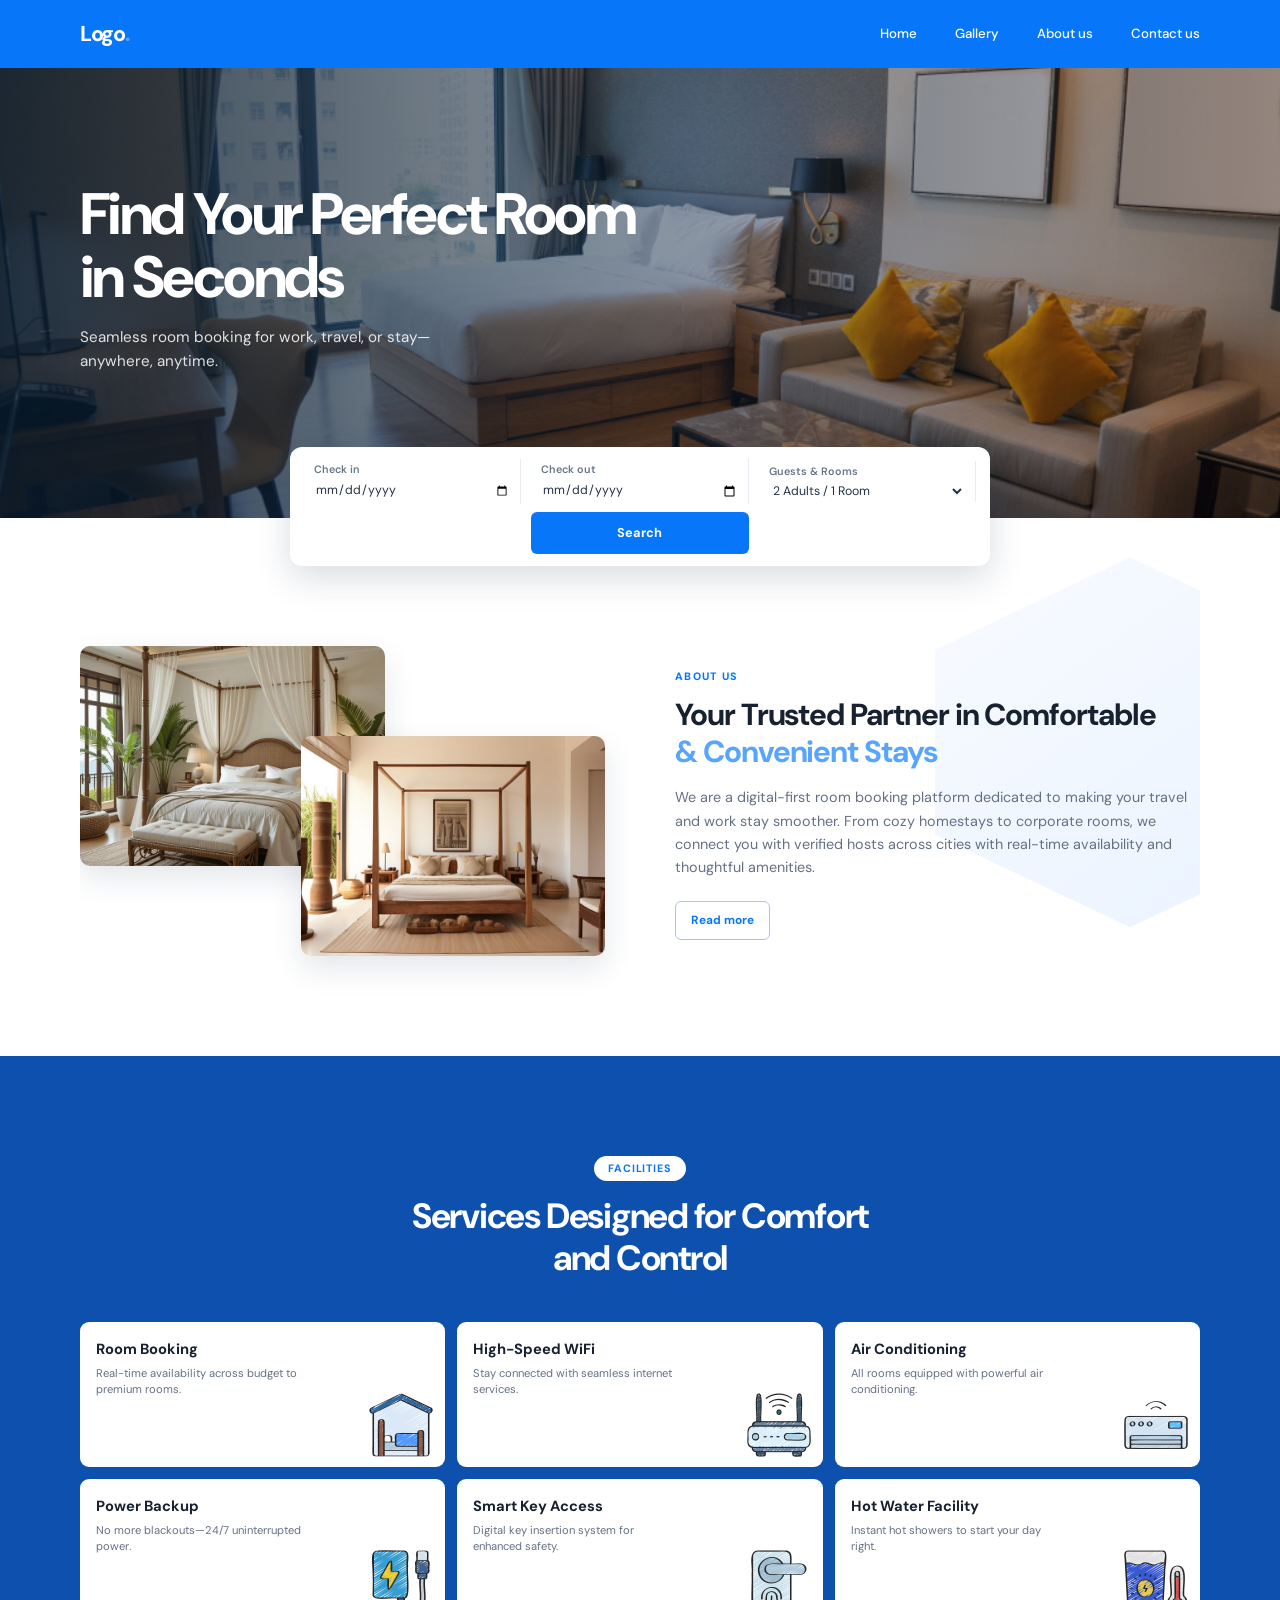
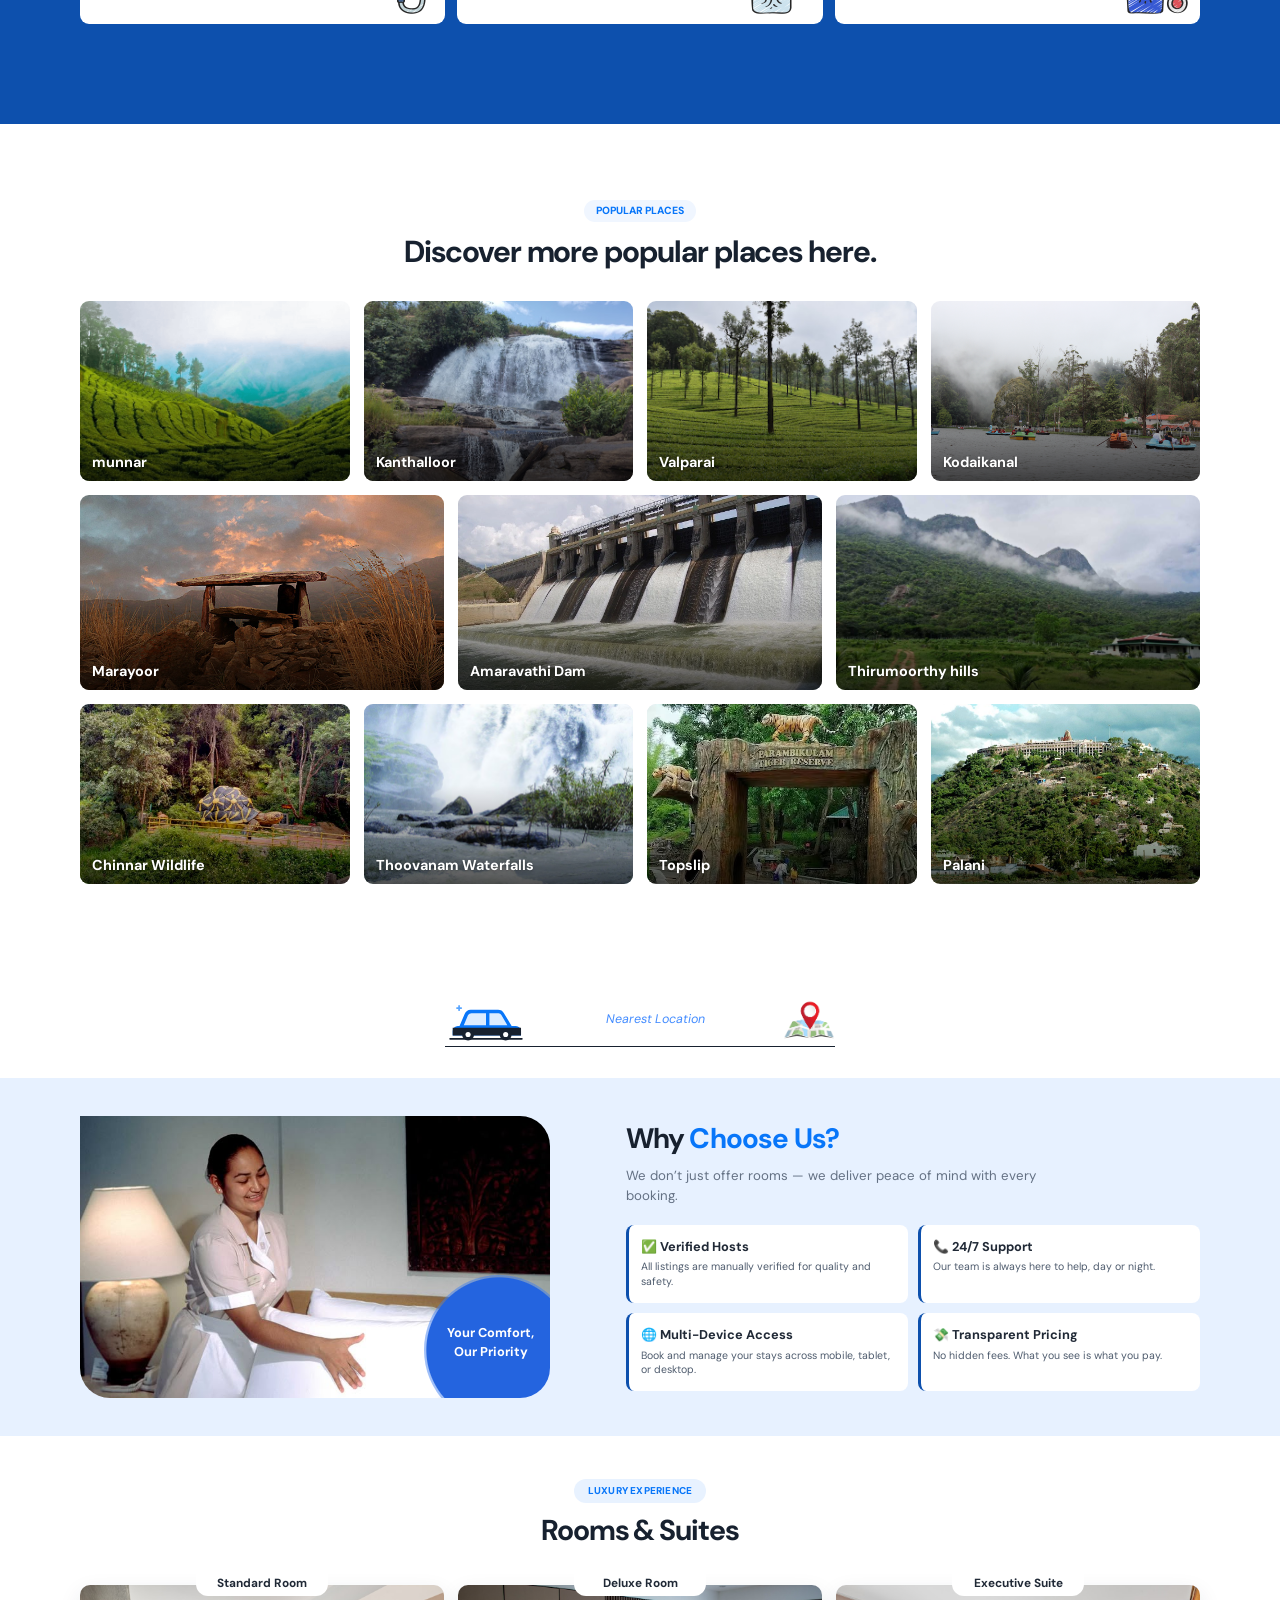
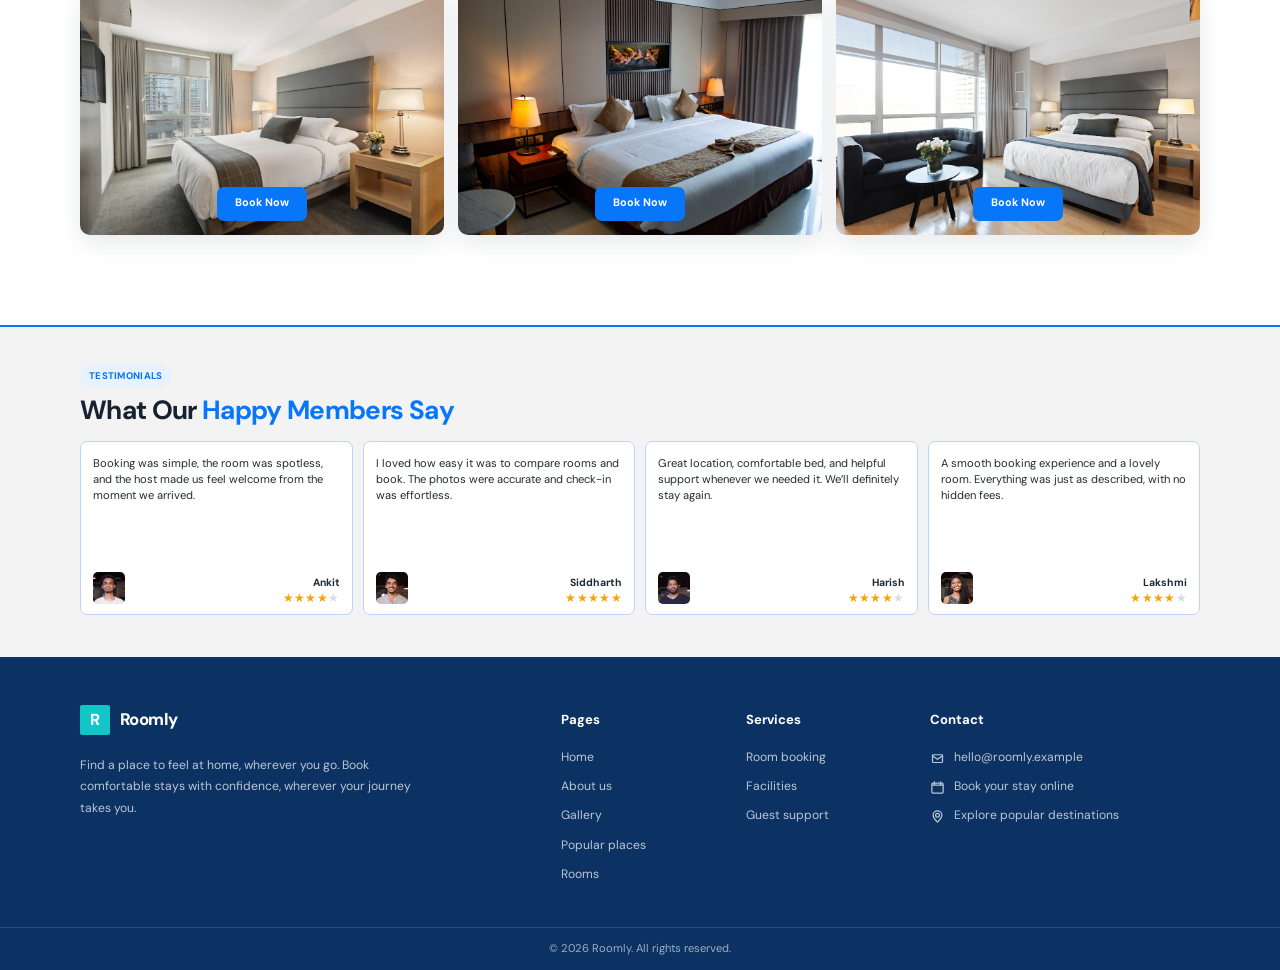
<file: index.html>
<!DOCTYPE html>
<html lang="en">
<head>
    <meta charset="UTF-8">
    <meta name="viewport" content="width=device-width, initial-scale=1.0">
    <meta name="description" content="Find and book comfortable rooms for your next stay.">
    <title>Room Booking — Find Your Perfect Room</title>
    <link rel="preconnect" href="https://fonts.googleapis.com">
    <link rel="preconnect" href="https://fonts.gstatic.com" crossorigin>
    <link href="https://fonts.googleapis.com/css2?family=DM+Sans:wght@400;500;600;700;800&display=swap" rel="stylesheet">
    <link rel="stylesheet" href="style.css">
    <script src="script.js" defer></script>
</head>
<body>
    <header class="site-header">
        <nav class="navigation container" aria-label="Main navigation">
            <a class="brand" href="#home" aria-label="Roomly home">Logo<span>.</span></a>
            <button class="menu-toggle" type="button" aria-expanded="false" aria-controls="primary-menu" aria-label="Toggle navigation">
                <span></span><span></span><span></span>
            </button>
            <ul class="nav-links" id="primary-menu">
                <li><a href="#home">Home</a></li>
                <li><a href="gallery.html">Gallery</a></li>
                <li><a href="about.html">About us</a></li>
                <li><a href="contact.html">Contact us</a></li>
            </ul>
        </nav>
    </header>

    <main>
        <section class="hero" id="home">
            <div class="hero-shade"></div>
            <div class="hero-content container">
                <h1>Find Your Perfect Room<br>in Seconds</h1>
                <p>Seamless room booking for work, travel, or stay—<br class="desktop-break"> anywhere, anytime.</p>
            </div>
            <form class="booking-form" id="booking-form">
                <label class="booking-field">
                    <span>Check in</span>
                    <input type="date" name="checkin" id="checkin" required aria-label="Check-in date">
                </label>
                <label class="booking-field">
                    <span>Check out</span>
                    <input type="date" name="checkout" id="checkout" required aria-label="Check-out date">
                </label>
                <label class="booking-field guest-field">
                    <span>Guests &amp; Rooms</span>
                    <select name="guests" id="guests" aria-label="Guests and rooms">
                        <option value="2">2 Adults / 1 Room</option>
                        <option value="1">1 Adult / 1 Room</option>
                        <option value="3">3 Adults / 1 Room</option>
                        <option value="4">4 Adults / 2 Rooms</option>
                    </select>
                </label>
                <button class="button button-search" type="submit">Search</button>
                <p class="booking-message" id="booking-message" role="status" aria-live="polite"></p>
            </form>
        </section>

        <section class="about section container" id="about">
            <div class="about-gallery" aria-label="A look inside our comfortable rooms">
                <img class="gallery-image gallery-image-one" src="Assets/hero 2.jpg" alt="Bright guest room with a comfortable bed">
                <img class="gallery-image gallery-image-two" src="Assets/hero 3.jpg" alt="Warm, thoughtfully designed hotel interior">
                <!-- <span class="gallery-badge"><strong>4.9</strong><span>Guest rating</span></span> -->
            </div>
            <div class="about-copy">
                <span class="eyebrow">ABOUT US</span>
                <h2>Your Trusted Partner in Comfortable<br><span>&amp; Convenient Stays</span></h2>
                <p>We are a digital-first room booking platform dedicated to making your travel and work stay smoother. From cozy homestays to corporate rooms, we connect you with verified hosts across cities with real-time availability and thoughtful amenities.</p>
                <a class="button button-outline" href="#services">Read more</a>
            </div>
        </section>

        <section class="services section" id="services">
            <div class="container">
                <div class="section-heading section-heading-light">
                    <h4>FACILITIES</h4>
                    <h2>Services Designed for Comfort<br>and Control</h2>
                </div>
                <div class="service-grid">
                    <article class="service-card">
                        <h3>Room Booking</h3>
                        <p>Real-time availability across budget to premium rooms.</p>
                        <img src="Assets/facilities 1.png" alt="" aria-hidden="true">
                    </article>
                    <article class="service-card">
                        <h3>High-Speed WiFi</h3>
                        <p>Stay connected with seamless internet services.</p>
                        <img src="Assets/facilities 2.png" alt="" aria-hidden="true">
                    </article>
                    <article class="service-card">
                        <h3>Air Conditioning</h3>
                        <p>All rooms equipped with powerful air conditioning.</p>
                        <img src="Assets/facilities 3.png" alt="" aria-hidden="true">
                    </article>
                    <article class="service-card">
                        <h3>Power Backup</h3>
                        <p>No more blackouts—24/7 uninterrupted power.</p>
                        <img src="Assets/facilities 4.png" alt="" aria-hidden="true">
                    </article>
                    <article class="service-card">
                        <h3>Smart Key Access</h3>
                        <p>Digital key insertion system for enhanced safety.</p>
                        <img src="Assets/facilities 5.png" alt="" aria-hidden="true">
                    </article>
                    <article class="service-card">
                        <h3>Hot Water Facility</h3>
                        <p>Instant hot showers to start your day right.</p>
                        <img src="Assets/facilities 6.png" alt="" aria-hidden="true">
                    </article>
                </div>
            </div>
        </section>

        <section class="popular-places section container" id="places">
            <div class="section-heading">
                <span class="eyebrow">POPULAR PLACES</span>
                <h2>Discover more popular places here.</h2>
            </div>
            <div class="places-grid">
                <article class="place-card">
                    <img src="Assets/munnar.png" alt="Tea plantations in Munnar" loading="lazy">
                    <h3>munnar</h3>
                </article>
                <article class="place-card">
                    <img src="Assets/kanthalloor.png" alt="Waterfall in Kanthalloor" loading="lazy">
                    <h3>Kanthalloor</h3>
                </article>
                <article class="place-card">
                    <img src="Assets/valparai.png" alt="Tea gardens in Valparai" loading="lazy">
                    <h3>Valparai</h3>
                </article>
                <article class="place-card">
                    <img src="Assets/kodaikanal.png" alt="Kodaikanal lake and hills" loading="lazy">
                    <h3>Kodaikanal</h3>
                </article>
                <article class="place-card">
                    <img src="Assets/marayoor.png" alt="Sunset in Marayoor" loading="lazy">
                    <h3>Marayoor</h3>
                </article>
                <article class="place-card">
                    <img src="Assets/amaravathi dam.png" alt="Water flowing through Amaravathi Dam" loading="lazy">
                    <h3>Amaravathi Dam</h3>
                </article>
                <article class="place-card">
                    <img src="Assets/thirumoorthy hills.png" alt="Green mountains in Thirumoorthy Hills" loading="lazy">
                    <h3>Thirumoorthy hills</h3>
                </article>
                <article class="place-card">
                    <img src="Assets/chinnar wildlife.png" alt="Wildlife at Chinnar Wildlife Sanctuary" loading="lazy">
                    <h3>Chinnar Wildlife</h3>
                </article>
                <article class="place-card">
                    <img src="Assets/thoovanam waterfalls.png" alt="Thoovanam Waterfalls" loading="lazy">
                    <h3>Thoovanam Waterfalls</h3>
                </article>
                <article class="place-card">
                    <img src="Assets/topslip.png" alt="Topslip forest reserve" loading="lazy">
                    <h3>Topslip</h3>
                </article>
                <article class="place-card">
                    <img src="Assets/palani.png" alt="Palani town and hills" loading="lazy">
                    <h3>Palani</h3>
                </article>
            </div>
        </section>

        <section class="location-strip" aria-label="Find your nearest location">
            <div class="location-route container">
                <svg class="location-car" viewBox="0 0 96 52" role="img" aria-label="Car">
                    <path d="M17 33 23 19a8 8 0 0 1 7-5h32a8 8 0 0 1 7 4l9 15h5a6 6 0 0 1 6 6v5H9v-5a6 6 0 0 1 6-6h2Z" fill="#0876f9"/>
                    <path d="m27 20-5 12h26V18H31a5 5 0 0 0-4 2Zm25-2v14h21l-7-12a4 4 0 0 0-4-2H52Z" fill="#dcecff"/>
                    <path d="M9 35h80v9H9z" fill="#17212f"/>
                    <circle cx="27" cy="43" r="7" fill="#17212f"/><circle cx="27" cy="43" r="3" fill="#fff"/>
                    <circle cx="71" cy="43" r="7" fill="#17212f"/><circle cx="71" cy="43" r="3" fill="#fff"/>
                    <path d="M6 48h84" stroke="#17212f" stroke-linecap="round" stroke-width="2"/>
                    <path d="M14 12h5m-2.5-2.5v5" stroke="#58a5ff" stroke-linecap="round" stroke-width="2"/>
                </svg>
                <span>Nearest Location</span>
                <img src="Assets/map.png" alt="Map location marker" loading="lazy">
            </div>
        </section>

        <section class="why-choose" id="why-choose">
            <div class="why-choose-content container">
                <div class="comfort-visual">
                    <img src="Assets/maid.jpg" alt="Room attendant preparing a comfortable guest room" loading="lazy">
                    <div class="comfort-badge">Your Comfort,<br>Our Priority</div>
                </div>
                <div class="why-choose-copy">
                    <h2>Why <span>Choose Us?</span></h2>
                    <p class="why-intro">We don’t just offer rooms — we deliver peace of mind with every booking.</p>
                    <div class="why-cards">
                        <article class="why-card">
                            <h3><span aria-hidden="true">✅</span> Verified Hosts</h3>
                            <p>All listings are manually verified for quality and safety.</p>
                        </article>
                        <article class="why-card">
                            <h3><span aria-hidden="true">📞</span> 24/7 Support</h3>
                            <p>Our team is always here to help, day or night.</p>
                        </article>
                        <article class="why-card">
                            <h3><span aria-hidden="true">🌐</span> Multi-Device Access</h3>
                            <p>Book and manage your stays across mobile, tablet, or desktop.</p>
                        </article>
                        <article class="why-card">
                            <h3><span aria-hidden="true">💸</span> Transparent Pricing</h3>
                            <p>No hidden fees. What you see is what you pay.</p>
                        </article>
                    </div>
                </div>
            </div>
        </section>

        <section class="room-suites section container" id="rooms">
            <div class="section-heading">
                <span class="eyebrow">LUXURY EXPERIENCE</span>
                <h2>Rooms &amp; Suites</h2>
            </div>
            <div class="suite-grid">
                <article class="suite-card">
                    <h3>Standard Room</h3>
                    <img src="Assets/suite 1.jpg" alt="Bright standard room with a king bed" loading="lazy">
                    <a class="suite-book-button" href="#booking-form">Book Now</a>
                </article>
                <article class="suite-card">
                    <h3>Deluxe Room</h3>
                    <img src="Assets/suite 2.jpg" alt="Deluxe room with a warmly lit king bed" loading="lazy">
                    <a class="suite-book-button" href="#booking-form">Book Now</a>
                </article>
                <article class="suite-card">
                    <h3>Executive Suite</h3>
                    <img src="Assets/suite 3.jpg" alt="Executive suite with a sitting area and king bed" loading="lazy">
                    <a class="suite-book-button" href="#booking-form">Book Now</a>
                </article>
            </div>
        </section>

        <section class="testimonials" id="testimonials">
            <div class="container">
                <div class="testimonials-heading">
                    <span class="eyebrow">TESTIMONIALS</span>
                    <h2>What Our <span>Happy Members Say</span></h2>
                </div>
                <div class="testimonial-grid">
                    <article class="testimonial-card">
                        <p class="testimonial-quote">Booking was simple, the room was spotless, and the host made us feel welcome from the moment we arrived.</p>
                        <div class="testimonial-member">
                            <img src="Assets/ankit.jpg" alt="" loading="lazy">
                            <div class="member-details">
                                <h3>Ankit</h3>
                                <span class="member-rating" aria-label="4 out of 5 stars"><span>★★★★</span><span class="muted-star">★</span></span>
                            </div>
                        </div>
                    </article>
                    <article class="testimonial-card testimonial-card-featured">
                        <p class="testimonial-quote">I loved how easy it was to compare rooms and book. The photos were accurate and check-in was effortless.</p>
                        <div class="testimonial-member">
                            <img src="Assets/sidharth.jpg" alt="" loading="lazy">
                            <div class="member-details">
                                <h3>Siddharth</h3>
                                <span class="member-rating" aria-label="5 out of 5 stars"><span>★★★★★</span></span>
                            </div>
                        </div>
                    </article>
                    <article class="testimonial-card">
                        <p class="testimonial-quote">Great location, comfortable bed, and helpful support whenever we needed it. We’ll definitely stay again.</p>
                        <div class="testimonial-member">
                            <img src="Assets/harish.jpg" alt="" loading="lazy">
                            <div class="member-details">
                                <h3>Harish</h3>
                                <span class="member-rating" aria-label="4 out of 5 stars"><span>★★★★</span><span class="muted-star">★</span></span>
                            </div>
                        </div>
                    </article>
                    <article class="testimonial-card">
                        <p class="testimonial-quote">A smooth booking experience and a lovely room. Everything was just as described, with no hidden fees.</p>
                        <div class="testimonial-member">
                            <img src="Assets/lakshmi.jpg" alt="" loading="lazy">
                            <div class="member-details">
                                <h3>Lakshmi</h3>
                                <span class="member-rating" aria-label="4 out of 5 stars"><span>★★★★</span><span class="muted-star">★</span></span>
                            </div>
                        </div>
                    </article>
                </div>
            </div>
        </section>
    </main>

    <footer class="footer" id="contact">
        <div class="container footer-content">
            <div class="footer-brand">
                <a class="brand brand-footer" href="#home">
                    <span class="footer-mark" aria-hidden="true">R</span>
                    <span class="footer-wordmark">Roomly</span>
                </a>
                <p>Find a place to feel at home, wherever you go. Book comfortable stays with confidence, wherever your journey takes you.</p>
            </div>
            <nav class="footer-column" aria-label="Footer pages">
                <h2>Pages</h2>
                <ul>
                    <li><a href="#home">Home</a></li>
                    <li><a href="#about">About us</a></li>
                    <li><a href="gallery.html">Gallery</a></li>
                    <li><a href="#places">Popular places</a></li>
                    <li><a href="#rooms">Rooms</a></li>
                </ul>
            </nav>
            <nav class="footer-column" aria-label="Footer services">
                <h2>Services</h2>
                <ul>
                    <li><a href="#booking-form">Room booking</a></li>
                    <li><a href="#services">Facilities</a></li>
                    <li><a href="#why-choose">Guest support</a></li>
                </ul>
            </nav>
            <div class="footer-column footer-contact">
                <h2>Contact</h2>
                <ul>
                    <li>
                        <svg viewBox="0 0 24 24" aria-hidden="true" focusable="false"><path d="M3 6.75A1.75 1.75 0 0 1 4.75 5h14.5A1.75 1.75 0 0 1 21 6.75v10.5A1.75 1.75 0 0 1 19.25 19H4.75A1.75 1.75 0 0 1 3 17.25V6.75Zm2 .15v.32l7 4.9 7-4.9V6.9H5Zm14 2.76-6.43 4.5a1 1 0 0 1-1.14 0L5 9.66v7.59c0 .14.11.25.25.25h13.5c.14 0 .25-.11.25-.25V9.66Z"/></svg>
                        <a href="mailto:hello@roomly.example">hello@roomly.example</a>
                    </li>
                    <li>
                        <svg viewBox="0 0 24 24" aria-hidden="true" focusable="false"><path d="M7 2a1 1 0 0 1 1 1v1h8V3a1 1 0 1 1 2 0v1h1.25A2.75 2.75 0 0 1 22 6.75v12.5A2.75 2.75 0 0 1 19.25 22H4.75A2.75 2.75 0 0 1 2 19.25V6.75A2.75 2.75 0 0 1 4.75 4H6V3a1 1 0 0 1 1-1Zm12.25 7H4v10.25c0 .41.34.75.75.75h14.5c.41 0 .75-.34.75-.75V9ZM6 6H4.75a.75.75 0 0 0-.75.75V7h16v-.25a.75.75 0 0 0-.75-.75H18v1a1 1 0 1 1-2 0V6H8v1a1 1 0 0 1-2 0V6Z"/></svg>
                        <a href="#booking-form">Book your stay online</a>
                    </li>
                    <li>
                        <svg viewBox="0 0 24 24" aria-hidden="true" focusable="false"><path d="M12 2a8 8 0 0 0-8 8c0 5.4 7.03 11.36 7.33 11.61a1 1 0 0 0 1.34 0C12.97 21.36 20 15.4 20 10a8 8 0 0 0-8-8Zm0 17.49C9.88 17.56 6 13.33 6 10a6 6 0 1 1 12 0c0 3.33-3.88 7.56-6 9.49ZM12 6a4 4 0 1 0 0 8 4 4 0 0 0 0-8Zm0 6a2 2 0 1 1 0-4 2 2 0 0 1 0 4Z"/></svg>
                        <a href="#places">Explore popular destinations</a>
                    </li>
                </ul>
            </div>
        </div>
        <div class="copyright">© <span id="current-year"></span> Roomly. All rights reserved.</div>
    </footer>
</body>
</html>
</file>
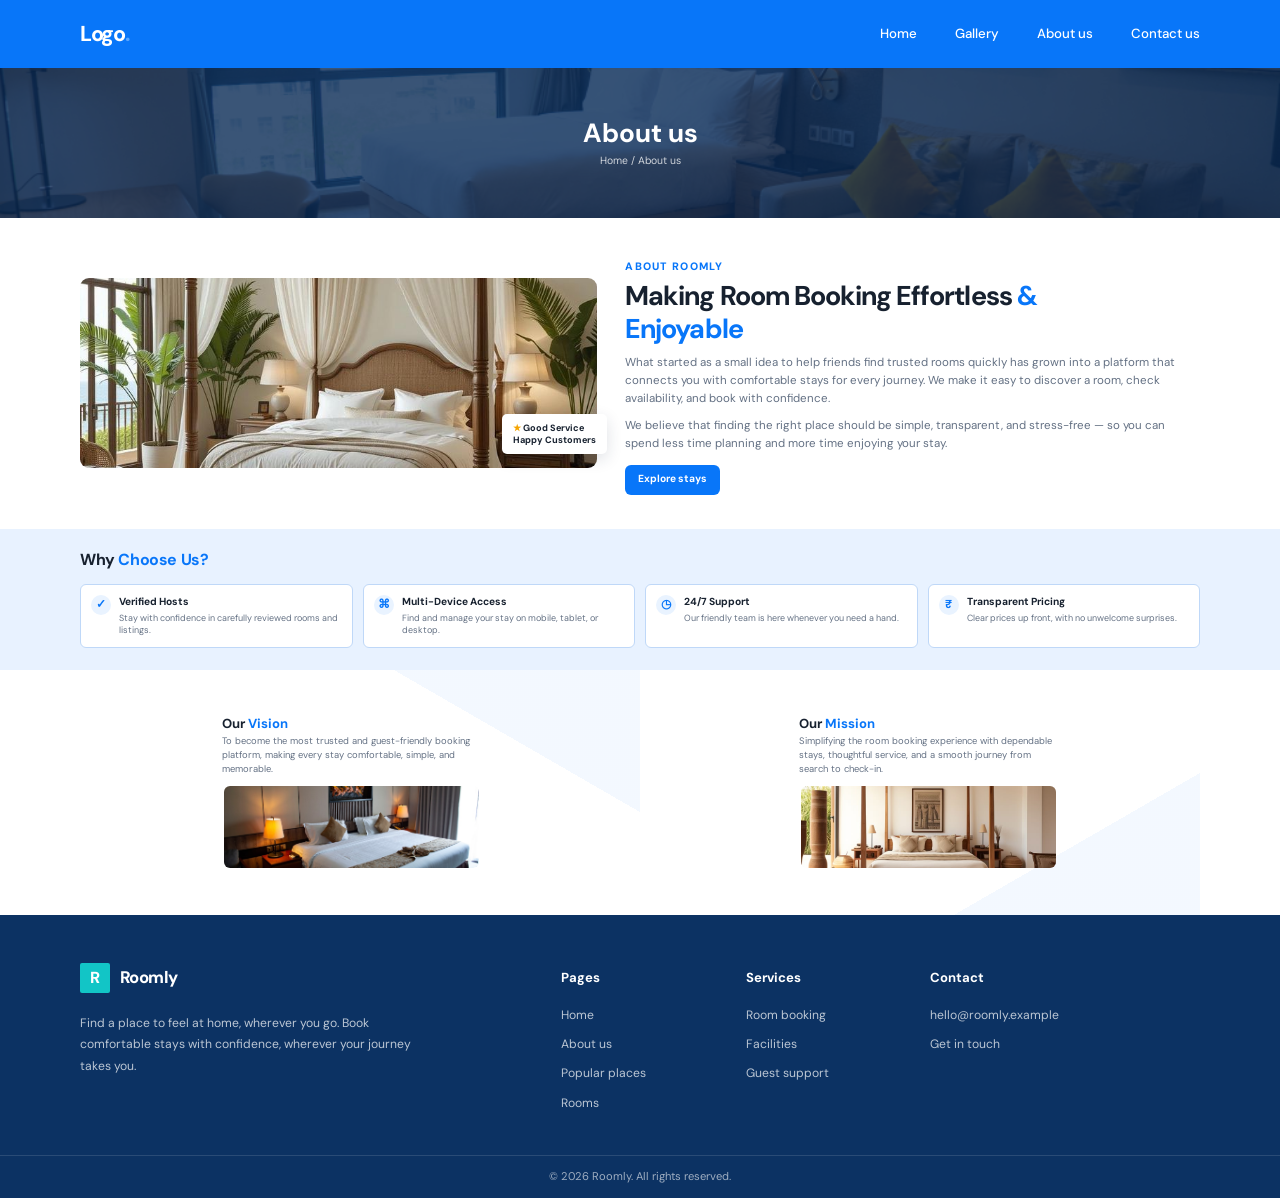
<file: about.html>
<!DOCTYPE html>
<html lang="en">
<head>
    <meta charset="UTF-8">
    <meta name="viewport" content="width=device-width, initial-scale=1.0">
    <meta name="description" content="Learn how Roomly makes finding and booking a comfortable stay simple.">
    <title>About Us — Roomly</title>
    <link rel="preconnect" href="https://fonts.googleapis.com">
    <link rel="preconnect" href="https://fonts.gstatic.com" crossorigin>
    <link href="https://fonts.googleapis.com/css2?family=DM+Sans:wght@400;500;600;700;800&display=swap" rel="stylesheet">
    <link rel="stylesheet" href="style.css">
    <script src="script.js" defer></script>
</head>
<body class="about-page">
    <header class="site-header">
        <nav class="navigation container" aria-label="Main navigation">
            <a class="brand" href="index.html" aria-label="Roomly home">Logo<span>.</span></a>
            <button class="menu-toggle" type="button" aria-expanded="false" aria-controls="primary-menu" aria-label="Toggle navigation">
                <span></span><span></span><span></span>
            </button>
            <ul class="nav-links" id="primary-menu">
                <li><a href="index.html">Home</a></li>
                <li><a href="gallery.html">Gallery</a></li>
                <li><a href="about.html" aria-current="page">About us</a></li>
                <li><a href="contact.html">Contact us</a></li>
            </ul>
        </nav>
    </header>

    <main>
        <section class="about-hero" aria-labelledby="about-title">
            <div class="about-hero-shade"></div>
            <div class="about-hero-content">
                <h1 id="about-title">About us</h1>
                <p><a href="index.html">Home</a><span aria-hidden="true"> / </span>About us</p>
            </div>
        </section>

        <section class="about-intro container" aria-labelledby="about-intro-title">
            <div class="about-intro-image">
                <img src="Assets/hero 2.jpg" alt="A bright, welcoming room ready for guests">
                <span class="about-image-note"><span aria-hidden="true">★</span> Good Service<br>Happy Customers</span>
            </div>
            <div class="about-intro-copy">
                <span class="eyebrow">ABOUT ROOMLY</span>
                <h2 id="about-intro-title">Making Room Booking Effortless <span>&amp; Enjoyable</span></h2>
                <p>What started as a small idea to help friends find trusted rooms quickly has grown into a platform that connects you with comfortable stays for every journey. We make it easy to discover a room, check availability, and book with confidence.</p>
                <p>We believe that finding the right place should be simple, transparent, and stress-free — so you can spend less time planning and more time enjoying your stay.</p>
                <a class="button button-about" href="index.html#places">Explore stays</a>
            </div>
        </section>

        <section class="about-why" aria-labelledby="about-why-title">
            <div class="container">
                <h2 id="about-why-title">Why <span>Choose Us?</span></h2>
                <div class="about-benefits">
                    <article class="about-benefit">
                        <span class="about-benefit-icon" aria-hidden="true">✓</span>
                        <div><h3>Verified Hosts</h3><p>Stay with confidence in carefully reviewed rooms and listings.</p></div>
                    </article>
                    <article class="about-benefit">
                        <span class="about-benefit-icon" aria-hidden="true">⌘</span>
                        <div><h3>Multi-Device Access</h3><p>Find and manage your stay on mobile, tablet, or desktop.</p></div>
                    </article>
                    <article class="about-benefit">
                        <span class="about-benefit-icon" aria-hidden="true">◷</span>
                        <div><h3>24/7 Support</h3><p>Our friendly team is here whenever you need a hand.</p></div>
                    </article>
                    <article class="about-benefit">
                        <span class="about-benefit-icon" aria-hidden="true">₹</span>
                        <div><h3>Transparent Pricing</h3><p>Clear prices up front, with no unwelcome surprises.</p></div>
                    </article>
                </div>
            </div>
        </section>

        <section class="about-values container" aria-label="Our vision and mission">
            <article class="about-value">
                <div class="about-value-copy">
                    <h2>Our <span>Vision</span></h2>
                    <p>To become the most trusted and guest-friendly booking platform, making every stay comfortable, simple, and memorable.</p>
                </div>
                <img src="Assets/suite 2.jpg" alt="A warm and comfortable guest room" loading="lazy">
            </article>
            <article class="about-value">
                <div class="about-value-copy">
                    <h2>Our <span>Mission</span></h2>
                    <p>Simplifying the room booking experience with dependable stays, thoughtful service, and a smooth journey from search to check-in.</p>
                </div>
                <img src="Assets/hero 3.jpg" alt="A thoughtfully prepared room for a relaxing stay" loading="lazy">
            </article>
        </section>
    </main>

    <footer class="footer" id="contact">
        <div class="container footer-content">
            <div class="footer-brand">
                <a class="brand brand-footer" href="index.html">
                    <span class="footer-mark" aria-hidden="true">R</span>
                    <span class="footer-wordmark">Roomly</span>
                </a>
                <p>Find a place to feel at home, wherever you go. Book comfortable stays with confidence, wherever your journey takes you.</p>
            </div>
            <nav class="footer-column" aria-label="Footer pages">
                <h2>Pages</h2>
                <ul>
                    <li><a href="index.html">Home</a></li>
                    <li><a href="about.html">About us</a></li>
                    <li><a href="index.html#places">Popular places</a></li>
                    <li><a href="index.html#rooms">Rooms</a></li>
                </ul>
            </nav>
            <nav class="footer-column" aria-label="Footer services">
                <h2>Services</h2>
                <ul>
                    <li><a href="index.html#booking-form">Room booking</a></li>
                    <li><a href="index.html#services">Facilities</a></li>
                    <li><a href="index.html#why-choose">Guest support</a></li>
                </ul>
            </nav>
            <div class="footer-column">
                <h2>Contact</h2>
                <ul>
                    <li><a href="mailto:hello@roomly.example">hello@roomly.example</a></li>
                    <li><a href="index.html#contact">Get in touch</a></li>
                </ul>
            </div>
        </div>
        <div class="copyright">© <span id="current-year"></span> Roomly. All rights reserved.</div>
    </footer>
</body>
</html>
</file>
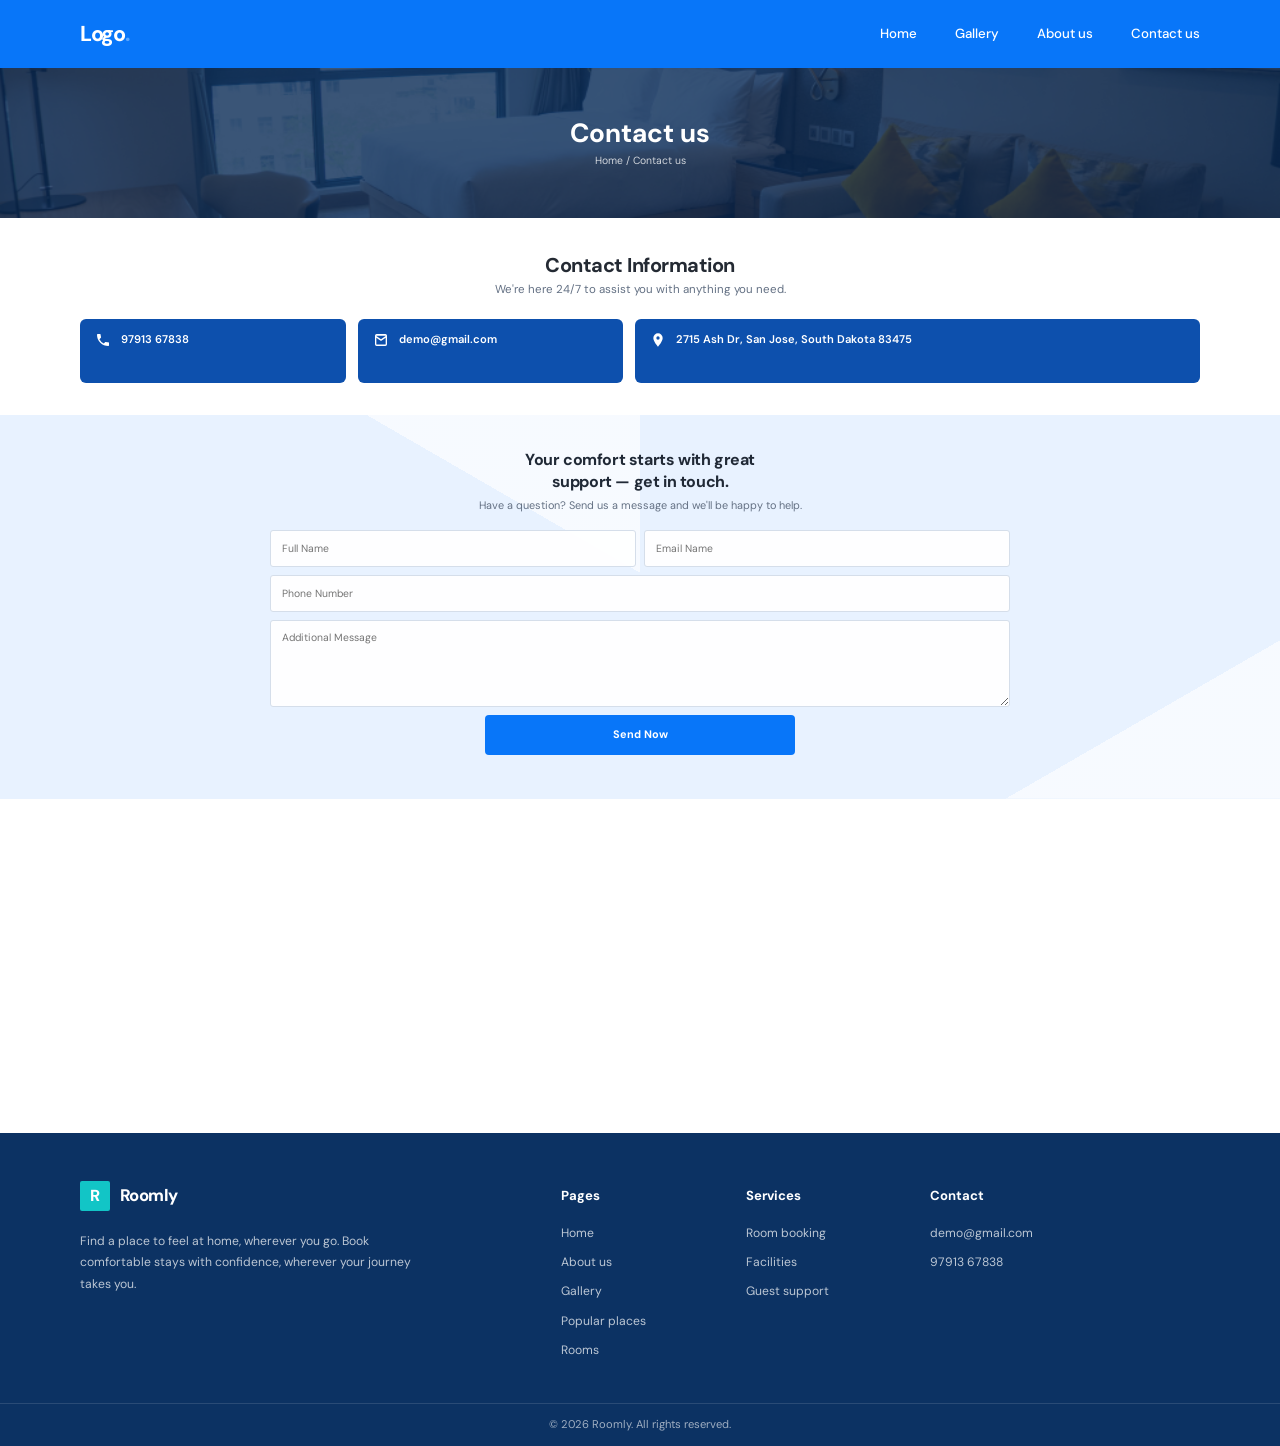
<file: contact.html>
<!DOCTYPE html>
<html lang="en">
<head>
    <meta charset="UTF-8">
    <meta name="viewport" content="width=device-width, initial-scale=1.0">
    <meta name="description" content="Contact Roomly for help with finding and booking your next comfortable stay.">
    <title>Contact Us — Roomly</title>
    <link rel="preconnect" href="https://fonts.googleapis.com">
    <link rel="preconnect" href="https://fonts.gstatic.com" crossorigin>
    <link href="https://fonts.googleapis.com/css2?family=DM+Sans:wght@400;500;600;700;800&display=swap" rel="stylesheet">
    <link rel="stylesheet" href="style.css">
    <script src="script.js" defer></script>
</head>
<body class="contact-page">
    <header class="site-header">
        <nav class="navigation container" aria-label="Main navigation">
            <a class="brand" href="index.html" aria-label="Roomly home">Logo<span>.</span></a>
            <button class="menu-toggle" type="button" aria-expanded="false" aria-controls="primary-menu" aria-label="Toggle navigation">
                <span></span><span></span><span></span>
            </button>
            <ul class="nav-links" id="primary-menu">
                <li><a href="index.html">Home</a></li>
                <li><a href="gallery.html">Gallery</a></li>
                <li><a href="about.html">About us</a></li>
                <li><a href="contact.html" aria-current="page">Contact us</a></li>
            </ul>
        </nav>
    </header>

    <main>
        <section class="contact-hero" aria-labelledby="contact-title">
            <div class="contact-hero-shade"></div>
            <div class="contact-hero-content">
                <h1 id="contact-title">Contact us</h1>
                <p><a href="index.html">Home</a><span aria-hidden="true"> / </span>Contact us</p>
            </div>
        </section>

        <section class="contact-information container" aria-labelledby="contact-information-title">
            <div class="contact-section-heading">
                <h2 id="contact-information-title">Contact Information</h2>
                <p>We're here 24/7 to assist you with anything you need.</p>
            </div>
            <div class="contact-cards">
                <a class="contact-card" href="tel:+91971367838">
                    <svg viewBox="0 0 24 24" aria-hidden="true"><path d="M6.62 10.79a15.05 15.05 0 0 0 6.59 6.59l2.2-2.2a1 1 0 0 1 1.02-.24 11.36 11.36 0 0 0 3.57.57 1 1 0 0 1 1 1V20a1 1 0 0 1-1 1A17 17 0 0 1 3 4a1 1 0 0 1 1-1h3.5a1 1 0 0 1 1 1 11.36 11.36 0 0 0 .57 3.57 1 1 0 0 1-.25 1.02l-2.2 2.2Z"/></svg>
                    <span>97913 67838</span>
                </a>
                <a class="contact-card" href="mailto:demo@gmail.com">
                    <svg viewBox="0 0 24 24" aria-hidden="true"><path d="M3 5.5A2.5 2.5 0 0 1 5.5 3h13A2.5 2.5 0 0 1 21 5.5v13a2.5 2.5 0 0 1-2.5 2.5h-13A2.5 2.5 0 0 1 3 18.5v-13Zm2 .2v.37l7 4.9 7-4.9V5.7c0-.11-.09-.2-.2-.2H5.2c-.11 0-.2.09-.2.2Zm14 2.81-6.43 4.5a1 1 0 0 1-1.14 0L5 8.51v9.99c0 .11.09.2.2.2h13.6c.11 0 .2-.09.2-.2V8.51Z"/></svg>
                    <span>demo@gmail.com</span>
                </a>
                <a class="contact-card" href="https://www.openstreetmap.org/?mlat=37.335&mlon=-121.89#map=14/37.335/-121.89" target="_blank" rel="noopener noreferrer">
                    <svg viewBox="0 0 24 24" aria-hidden="true"><path d="M12 2a7 7 0 0 0-7 7c0 5.25 7 13 7 13s7-7.75 7-13a7 7 0 0 0-7-7Zm0 9.5A2.5 2.5 0 1 1 12 6.5a2.5 2.5 0 0 1 0 5Z"/></svg>
                    <span>2715 Ash Dr, San Jose, South Dakota 83475</span>
                </a>
            </div>
        </section>

        <section class="contact-message" aria-labelledby="contact-message-title">
            <div class="container contact-message-inner">
                <div class="contact-message-heading">
                    <h2 id="contact-message-title">Your comfort starts with great<br class="contact-desktop-break"> support — get in touch.</h2>
                    <p>Have a question? Send us a message and we'll be happy to help.</p>
                </div>
                <form class="contact-form" id="contact-form">
                    <label>
                        <span class="visually-hidden">Full name</span>
                        <input type="text" name="name" placeholder="Full Name" autocomplete="name" required>
                    </label>
                    <label>
                        <span class="visually-hidden">Email address</span>
                        <input type="email" name="email" placeholder="Email Name" autocomplete="email" required>
                    </label>
                    <label class="contact-phone-field">
                        <span class="visually-hidden">Phone number</span>
                        <input type="tel" name="phone" placeholder="Phone Number" autocomplete="tel">
                    </label>
                    <label class="contact-message-field">
                        <span class="visually-hidden">Additional message</span>
                        <textarea name="message" placeholder="Additional Message" rows="4" required></textarea>
                    </label>
                    <button class="contact-submit" type="submit">Send Now</button>
                    <p class="contact-form-status" id="contact-form-status" role="status" aria-live="polite"></p>
                </form>
            </div>
        </section>

        <section class="contact-map container" aria-label="Our location in San Jose">
            <iframe
                title="Map showing San Jose"
                src="https://www.openstreetmap.org/export/embed.html?bbox=-121.96%2C37.31%2C-121.82%2C37.37&amp;layer=mapnik&amp;marker=37.335%2C-121.89"
                loading="lazy"
                referrerpolicy="no-referrer-when-downgrade">
            </iframe>
        </section>
    </main>

    <footer class="footer" id="contact">
        <div class="container footer-content">
            <div class="footer-brand">
                <a class="brand brand-footer" href="index.html">
                    <span class="footer-mark" aria-hidden="true">R</span>
                    <span class="footer-wordmark">Roomly</span>
                </a>
                <p>Find a place to feel at home, wherever you go. Book comfortable stays with confidence, wherever your journey takes you.</p>
            </div>
            <nav class="footer-column" aria-label="Footer pages">
                <h2>Pages</h2>
                <ul>
                    <li><a href="index.html">Home</a></li>
                    <li><a href="about.html">About us</a></li>
                    <li><a href="gallery.html">Gallery</a></li>
                    <li><a href="index.html#places">Popular places</a></li>
                    <li><a href="index.html#rooms">Rooms</a></li>
                </ul>
            </nav>
            <nav class="footer-column" aria-label="Footer services">
                <h2>Services</h2>
                <ul>
                    <li><a href="index.html#booking-form">Room booking</a></li>
                    <li><a href="index.html#services">Facilities</a></li>
                    <li><a href="index.html#why-choose">Guest support</a></li>
                </ul>
            </nav>
            <div class="footer-column">
                <h2>Contact</h2>
                <ul>
                    <li><a href="mailto:demo@gmail.com">demo@gmail.com</a></li>
                    <li><a href="tel:+91971367838">97913 67838</a></li>
                    </ul>
            </div>
        </div>
        <div class="copyright">© <span id="current-year"></span> Roomly. All rights reserved.</div>
    </footer>
</body>
</html>
</file>
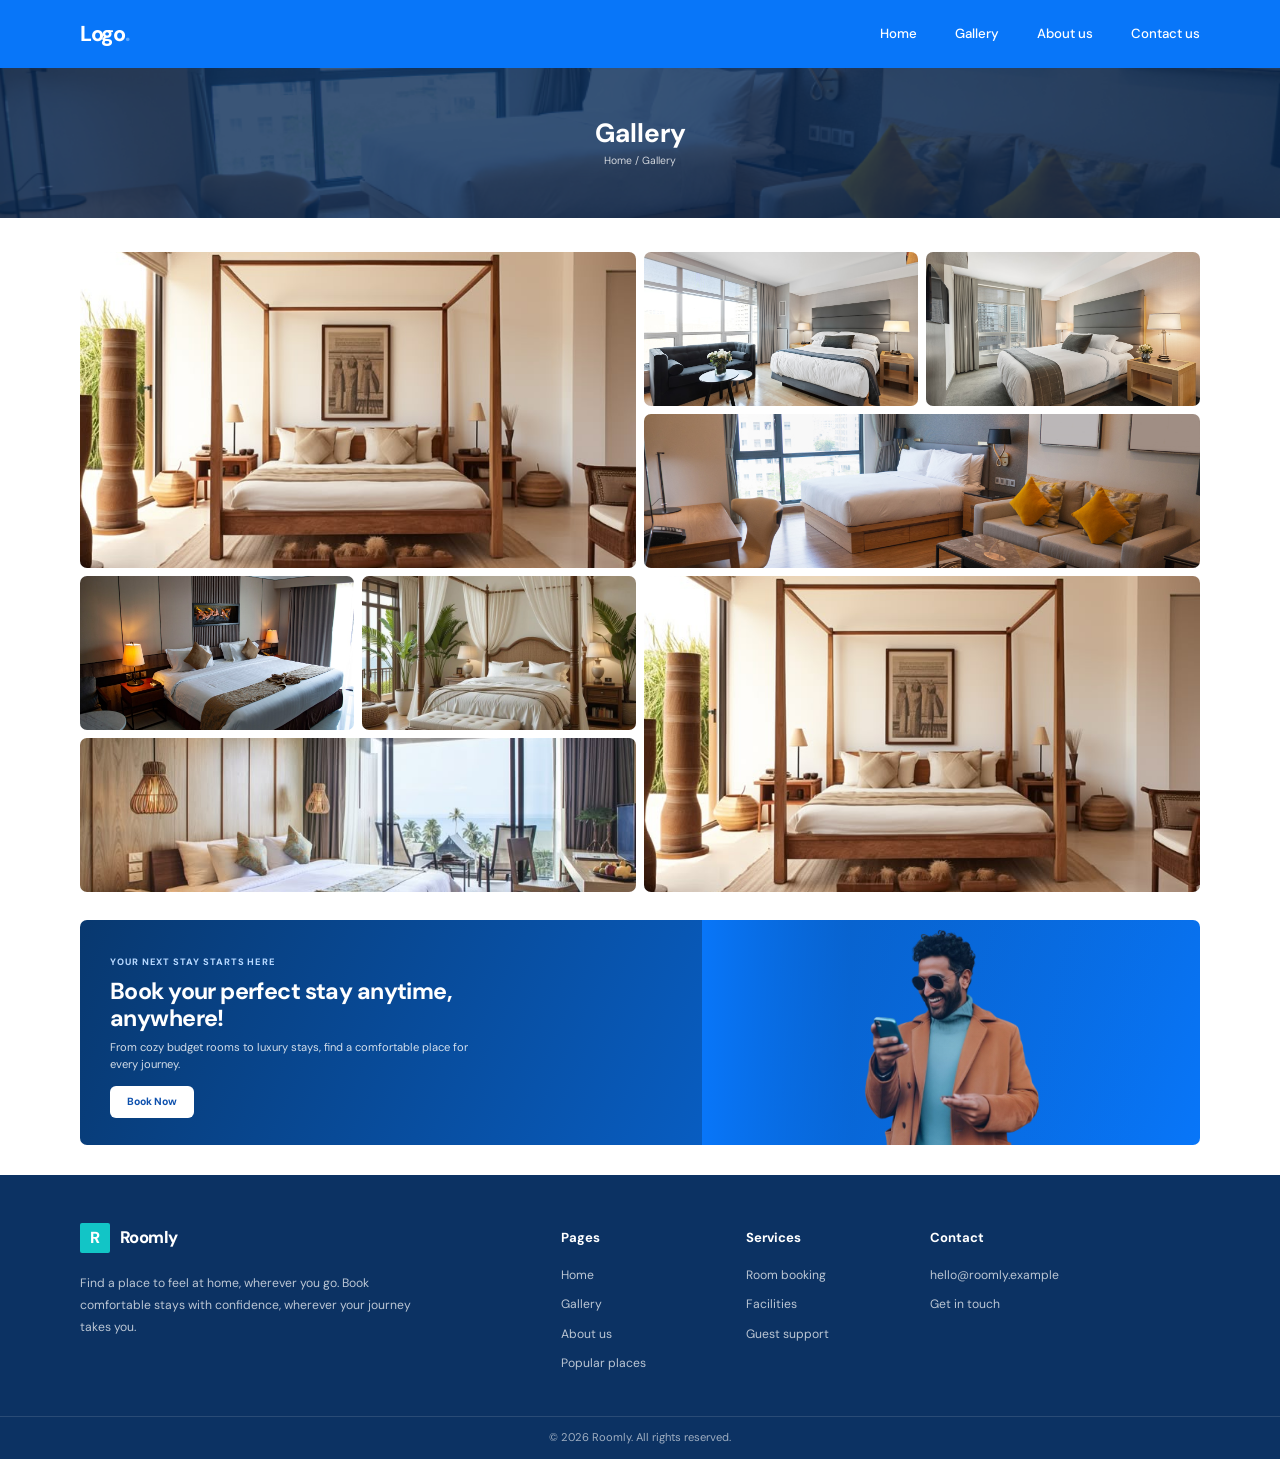
<file: gallery.html>
<!DOCTYPE html>
<html lang="en">
<head>
    <meta charset="UTF-8">
    <meta name="viewport" content="width=device-width, initial-scale=1.0">
    <meta name="description" content="Browse a gallery of comfortable Roomly stays and find the right room for your next trip.">
    <title>Gallery — Roomly</title>
    <link rel="preconnect" href="https://fonts.googleapis.com">
    <link rel="preconnect" href="https://fonts.gstatic.com" crossorigin>
    <link href="https://fonts.googleapis.com/css2?family=DM+Sans:wght@400;500;600;700;800&display=swap" rel="stylesheet">
    <link rel="stylesheet" href="style.css">
    <script src="script.js" defer></script>
</head>
<body class="gallery-page">
    <header class="site-header">
        <nav class="navigation container" aria-label="Main navigation">
            <a class="brand" href="index.html" aria-label="Roomly home">Logo<span>.</span></a>
            <button class="menu-toggle" type="button" aria-expanded="false" aria-controls="primary-menu" aria-label="Toggle navigation">
                <span></span><span></span><span></span>
            </button>
            <ul class="nav-links" id="primary-menu">
                <li><a href="index.html">Home</a></li>
                <li><a href="gallery.html" aria-current="page">Gallery</a></li>
                <li><a href="about.html">About us</a></li>
                <li><a href="contact.html">Contact us</a></li>
            </ul>
        </nav>
    </header>

    <main>
        <section class="gallery-hero" aria-labelledby="gallery-title">
            <div class="gallery-hero-shade"></div>
            <div class="gallery-hero-content">
                <h1 id="gallery-title">Gallery</h1>
                <p><a href="index.html">Home</a><span aria-hidden="true"> / </span>Gallery</p>
            </div>
        </section>

        <section class="room-gallery container" aria-label="Room photo gallery">
            <div class="room-gallery-grid">
                <figure class="room-gallery-item room-gallery-item-large">
                    <img src="Assets/hero 3.jpg" alt="Bright room with a king bed, sitting area, and a view outside" fetchpriority="high">
                </figure>
                <figure class="room-gallery-item room-gallery-item-top">
                    <img src="Assets/suite 3.jpg" alt="Modern suite with a king bed and sitting area" loading="lazy">
                </figure>
                <figure class="room-gallery-item room-gallery-item-top">
                    <img src="Assets/suite 1.jpg" alt="Guest room with a comfortable king bed and city view" loading="lazy">
                </figure>
                <figure class="room-gallery-item room-gallery-item-wide">
                    <img src="Assets/113c0314608e6456a009d1c59bb9ba9659f912a2.jpg" alt="Guest suite with a bed, sofa, and large windows" loading="lazy">
                </figure>
                <figure class="room-gallery-item room-gallery-item-bottom">
                    <img src="Assets/suite 2.jpg" alt="Warmly lit bedroom with a spacious king bed" loading="lazy">
                </figure>
                <figure class="room-gallery-item room-gallery-item-bottom">
                    <img src="Assets/hero 2.jpg" alt="Elegant four-poster bedroom with a bright garden view" loading="lazy">
                </figure>
                <figure class="room-gallery-item room-gallery-item-tall">
                    <img src="Assets/hero 3.jpg" alt="Bright room with a king bed, sitting area, and a view outside" loading="lazy">
                </figure>
                <figure class="room-gallery-item room-gallery-item-bottom-wide">
                    <img src="Assets/a1.jpg" alt="Airy room with a king bed and a view of the sea" loading="lazy">
                </figure>
            </div>
        </section>

        <section class="gallery-booking container" aria-labelledby="gallery-booking-title">
            <div class="gallery-booking-copy">
                <span class="gallery-booking-eyebrow">YOUR NEXT STAY STARTS HERE</span>
                <h2 id="gallery-booking-title">Book your perfect stay anytime, anywhere!</h2>
                <p>From cozy budget rooms to luxury stays, find a comfortable place for every journey.</p>
                <a class="button gallery-booking-button" href="index.html#booking-form">Book Now</a>
            </div>
            <div class="gallery-booking-image" role="img" aria-label="A welcoming room ready for your stay"></div>
        </section>
    </main>

    <footer class="footer" id="contact">
        <div class="container footer-content">
            <div class="footer-brand">
                <a class="brand brand-footer" href="index.html">
                    <span class="footer-mark" aria-hidden="true">R</span>
                    <span class="footer-wordmark">Roomly</span>
                </a>
                <p>Find a place to feel at home, wherever you go. Book comfortable stays with confidence, wherever your journey takes you.</p>
            </div>
            <nav class="footer-column" aria-label="Footer pages">
                <h2>Pages</h2>
                <ul>
                    <li><a href="index.html">Home</a></li>
                    <li><a href="gallery.html">Gallery</a></li>
                    <li><a href="about.html">About us</a></li>
                    <li><a href="index.html#places">Popular places</a></li>
                </ul>
            </nav>
            <nav class="footer-column" aria-label="Footer services">
                <h2>Services</h2>
                <ul>
                    <li><a href="index.html#booking-form">Room booking</a></li>
                    <li><a href="index.html#services">Facilities</a></li>
                    <li><a href="index.html#why-choose">Guest support</a></li>
                </ul>
            </nav>
            <div class="footer-column">
                <h2>Contact</h2>
                <ul>
                    <li><a href="mailto:hello@roomly.example">hello@roomly.example</a></li>
                    <li><a href="contact.html">Get in touch</a></li>
                </ul>
            </div>
        </div>
        <div class="copyright">© <span id="current-year"></span> Roomly. All rights reserved.</div>
    </footer>
</body>
</html>
</file>
<file: style.css>
:root {
    color-scheme: light;
    --blue: #0876f9;
    --deep-blue: #0d50ad;
    --ink: #17212f;
    --muted: #647184;
    --pale-blue: #f0f6ff;
    --white: #fff;
}

* {
    box-sizing: border-box;
}

html {
    scroll-behavior: smooth;
}

body {
    margin: 0;
    color: var(--ink);
    background: var(--white);
    font-family: "DM Sans", Arial, sans-serif;
    line-height: 1.6;
}

a {
    color: inherit;
    text-decoration: none;
}

button,
input,
select,
textarea {
    font: inherit;
}

.container {
    width: min(1120px, calc(100% - 48px));
    margin-inline: auto;
}

.site-header {
    position: relative;
    z-index: 5;
    background: var(--blue);
    color: var(--white);
}

.navigation {
    min-height: 68px;
    display: flex;
    align-items: center;
    justify-content: space-between;
}

.brand {
    font-size: 1.35rem;
    font-weight: 800;
    letter-spacing: -.06em;
}

.brand span,
.about-copy h2 span,
.why .section-heading h2 span {
    color: #58a5ff;
}

.nav-links {
    display: flex;
    align-items: center;
    gap: 38px;
    padding: 0;
    margin: 0;
    list-style: none;
    font-size: .83rem;
    font-weight: 500;
}

.nav-links a {
    transition: opacity .2s ease;
}

.nav-links a:hover {
    opacity: .76;
}

.menu-toggle {
    display: none;
}

.hero {
    min-height: 450px;
    position: relative;
    display: flex;
    align-items: center;
    color: var(--white);
    background: url("./Assets/113c0314608e6456a009d1c59bb9ba9659f912a2.jpg") center 48% / cover no-repeat;
}

.hero-shade {
    position: absolute;
    inset: 0;
    background: linear-gradient(90deg, rgba(5, 25, 43, .83) 0%, rgba(5, 25, 43, .48) 45%, rgba(5, 25, 43, .08) 100%);
}

.hero-content {
    position: relative;
    z-index: 1;
    padding-bottom: 30px;
}

.eyebrow {
    display: inline-block;
    margin-bottom: 12px;
    color: var(--blue);
    font-size: .67rem;
    font-weight: 800;
    letter-spacing: .12em;
}

.section-heading-light h4 {
    border: 2px solid white;
    color: var(--blue);
    border-radius: 20px;
    width: fit-content;
    padding: 2px 12px;
    margin: 0 auto 14px;
    background: white;
    font-size: .67rem;
    letter-spacing: .08em;
}

.eyebrow-light {
    color: #b6d8ff;
}

.hero h1 {
    margin: 0;
    font-size: clamp(2.4rem, 5vw, 3.65rem);
    font-weight: 800;
    letter-spacing: -.045em;
    line-height: 1.08;
}

.hero-content p {
    margin: 16px 0 0;
    color: rgba(255, 255, 255, .86);
    font-size: .95rem;
}

.booking-form {
    position: absolute;
    z-index: 2;
    bottom: -48px;
    left: 50%;
    width: min(700px, calc(100% - 48px));
    min-height: 104px;
    padding: 12px 14px;
    display: grid;
    grid-template-columns: 1fr 1fr 1fr;
    align-items: center;
    gap: 8px 10px;
    transform: translateX(-50%);
    border-radius: 12px;
    background: var(--white);
    box-shadow: 0 12px 35px rgba(20, 42, 70, .16);
}

.booking-field {
    min-width: 0;
    padding: 2px 10px;
    display: flex;
    flex-direction: column;
    gap: 2px;
    border-right: 1px solid #e8edf4;
}

.booking-field span {
    color: #68778a;
    font-size: .67rem;
    font-weight: 600;
}

.booking-field input,
.booking-field select {
    width: 100%;
    min-width: 0;
    border: 0;
    outline: 0;
    background: transparent;
    color: #243247;
    font-size: .77rem;
}

.button {
    min-height: 42px;
    padding: 0 20px;
    display: inline-flex;
    align-items: center;
    justify-content: center;
    gap: 9px;
    border: 1px solid transparent;
    border-radius: 6px;
    cursor: pointer;
    font-size: .8rem;
    font-weight: 700;
    transition: background .2s ease, transform .2s ease;
}

.button:hover {
    transform: translateY(-1px);
}

.button-search {
    grid-column: 2;
    color: var(--white);
    background: var(--blue);
    white-space: nowrap;
}

.button-search:hover {
    background: #0065df;
}

.booking-message {
    position: absolute;
    top: calc(100% + 9px);
    left: 12px;
    right: 12px;
    margin: 0;
    color: #fff;
    text-align: center;
    font-size: .82rem;
    font-weight: 600;
    text-shadow: 0 1px 5px rgba(0, 0, 0, .45);
}

.section {
    padding-block: 100px;
}

.about {
    min-height: 460px;
    padding-top: 128px;
    display: grid;
    grid-template-columns: 1fr 1fr;
    align-items: center;
    gap: 70px;
    overflow: clip;
}

.about-gallery {
    position: relative;
    min-height: 310px;
}

.gallery-image {
    position: absolute;
    width: 58%;
    height: 220px;
    object-fit: cover;
    border-radius: 10px;
    box-shadow: 0 12px 30px rgba(27, 46, 70, .12);
}

.gallery-image-one {
    top: 0;
    left: 0;
}

.gallery-image-two {
    right: 0;
    bottom: 0;
}

.gallery-badge {
    position: absolute;
    z-index: 1;
    left: 44%;
    bottom: 22px;
    width: 96px;
    height: 96px;
    display: flex;
    flex-direction: column;
    align-items: center;
    justify-content: center;
    border: 6px solid var(--white);
    border-radius: 50%;
    color: var(--white);
    background: var(--blue);
    line-height: 1.2;
}

.gallery-badge strong {
    font-size: 1.25rem;
}

.gallery-badge span {
    font-size: .56rem;
}

.about-copy h2,
.section-heading h2 {
    margin: 0;
    font-size: clamp(1.7rem, 3vw, 2.2rem);
    letter-spacing: -.035em;
    line-height: 1.2;
}

.about-copy h2 {
    font-size: clamp(1.55rem, 2.5vw, 1.9rem);
}

.about-copy {
    position: relative;
    z-index: 0;
}

.about-copy::before {
    position: absolute;
    z-index: -1;
    top: -105px;
    right: -125px;
    width: 390px;
    height: 370px;
    background: linear-gradient(145deg, #f8fbff, #eaf3ff);
    clip-path: polygon(50% 0, 100% 25%, 100% 75%, 50% 100%, 0 75%, 0 25%);
    content: "";
}

.about-copy p,
.section-heading > p {
    margin: 16px 0 22px;
    color: var(--muted);
    font-size: .9rem;
}

.button-outline {
    min-height: 39px;
    padding-inline: 15px;
    border-color: #9dc8ff;
    color: var(--blue);
    background: transparent;
    font-size: .74rem;
}

.button-outline:hover {
    background: var(--pale-blue);
}

.services {
    color: var(--white);
    background: var(--deep-blue);
}

.section-heading {
    text-align: center;
}

.section-heading-light .eyebrow {
    color: #b6d8ff;
}

.section-heading-light > p {
    color: rgba(255, 255, 255, .75);
}

.service-grid {
    display: grid;
    grid-template-columns: repeat(3, 1fr);
    gap: 12px;
    margin-top: 42px;
}

.service-card {
    min-height: 145px;
    padding: 16px;
    position: relative;
    overflow: hidden;
    border-radius: 9px;
    color: var(--ink);
    background: var(--white);
}

.service-card img {
    position: absolute;
    right: 12px;
    bottom: 10px;
    width: 64px;
    height: 64px;
    object-fit: contain;
}


.service-card h3,
.feature-card h3 {
    max-width: calc(100% - 58px);
    margin: 0 0 5px;
    font-size: .92rem;
}

.service-card p {
    max-width: 62%;
    margin: 0;
    color: var(--muted);
    font-size: .7rem;
    line-height: 1.4;
}

.feature-card p {
    margin: 0;
    color: rgba(255, 255, 255, .73);
    font-size: .8rem;
}

.popular-places {
    padding-block: 72px 88px;
}

.popular-places .section-heading .eyebrow {
    padding: 3px 12px;
    margin-bottom: 12px;
    border-radius: 20px;
    background: var(--pale-blue);
    font-size: .65rem;
    letter-spacing: 0;
}

.popular-places .section-heading h2 {
    font-size: clamp(1.45rem, 3vw, 1.9rem);
}

.places-grid {
    display: grid;
    grid-template-columns: repeat(12, minmax(0, 1fr));
    grid-template-rows: clamp(120px, 16vw, 180px) clamp(150px, 18vw, 195px) clamp(120px, 16vw, 180px);
    gap: 14px;
    margin-top: 30px;
}

.place-card {
    position: relative;
    overflow: hidden;
    border-radius: 9px;
    background: #e8edf4;
}

.place-card:nth-child(-n+4),
.place-card:nth-child(n+8) {
    grid-column: span 3;
}

.place-card:nth-child(-n+4) {
    grid-row: 1;
}

.place-card:nth-child(1) { grid-column: 1 / span 3; }
.place-card:nth-child(2) { grid-column: 4 / span 3; }
.place-card:nth-child(3) { grid-column: 7 / span 3; }
.place-card:nth-child(4) { grid-column: 10 / span 3; }

.place-card:nth-child(n+5):nth-child(-n+7) {
    grid-column: span 4;
    grid-row: 2;
}

.place-card:nth-child(5) { grid-column: 1 / span 4; }
.place-card:nth-child(6) { grid-column: 5 / span 4; }
.place-card:nth-child(7) { grid-column: 9 / span 4; }

.place-card:nth-child(8) { grid-column: 1 / span 3; grid-row: 3; }
.place-card:nth-child(9) { grid-column: 4 / span 3; grid-row: 3; }
.place-card:nth-child(10) { grid-column: 7 / span 3; grid-row: 3; }
.place-card:nth-child(11) { grid-column: 10 / span 3; grid-row: 3; }

.place-card::after {
    position: absolute;
    inset: 45% 0 0;
    background: linear-gradient(transparent, rgba(0, 0, 0, .68));
    content: "";
}

.place-card img {
    display: block;
    width: 100%;
    height: 100%;
    object-fit: cover;
    transition: transform .3s ease;
}

.place-card:hover img {
    transform: scale(1.04);
}

.place-card h3 {
    position: absolute;
    z-index: 1;
    right: 12px;
    bottom: 10px;
    left: 12px;
    margin: 0;
    color: var(--white);
    font-size: .9rem;
    line-height: 1.25;
    text-shadow: 0 1px 3px rgba(0, 0, 0, .35);
}

.location-strip {
    padding: 18px 24px 28px;
    background: var(--white);
}

.location-route {
    position: relative;
    width: min(390px, 100%);
    min-height: 60px;
    display: flex;
    align-items: center;
    justify-content: space-between;
    gap: 20px;
}

.location-route::after {
    position: absolute;
    right: 0;
    bottom: 3px;
    left: 0;
    border-bottom: 1px solid #17212f;
    content: "";
}

.location-car {
    z-index: 1;
    width: 82px;
    height: 48px;
    flex: 0 0 auto;
}

.location-route span {
    z-index: 1;
    padding: 0 8px;
    color: #438cff;
    background: var(--white);
    font-size: .78rem;
    font-style: italic;
    white-space: nowrap;
}

.location-route img {
    z-index: 1;
    width: 52px;
    height: 52px;
    flex: 0 0 auto;
    object-fit: contain;
    background: var(--white);
}

.why-choose {
    padding-block: 38px;
    background: #e7f1ff;
}

.why-choose-content {
    display: grid;
    grid-template-columns: minmax(0, .9fr) minmax(0, 1.1fr);
    align-items: center;
    gap: clamp(36px, 6vw, 76px);
}

.comfort-visual {
    position: relative;
    min-height: 282px;
    overflow: hidden;
    border-radius: 0 30px 30px 30px;
}

.comfort-visual > img {
    display: block;
    width: 100%;
    height: 282px;
    object-fit: cover;
    object-position: center;
}

.comfort-badge {
    position: absolute;
    right: -24px;
    bottom: -27px;
    width: 150px;
    height: 150px;
    display: grid;
    place-items: center;
    padding: 0 16px 14px 0;
    border-radius: 50%;
    color: var(--white);
    background: radial-gradient(circle, #2464df 0 68%, rgba(57, 123, 241, .48) 69% 84%, transparent 85%);
    text-align: center;
    font-size: .8rem;
    font-weight: 700;
    line-height: 1.45;
}

.why-choose-copy h2 {
    margin: 0;
    font-size: clamp(1.35rem, 2.2vw, 1.8rem);
    letter-spacing: -.03em;
    line-height: 1.2;
}

.why-choose-copy h2 span {
    color: var(--blue);
}

.why-intro {
    max-width: 430px;
    margin: 10px 0 20px;
    color: var(--muted);
    font-size: .83rem;
    line-height: 1.45;
}

.why-cards {
    display: grid;
    grid-template-columns: repeat(2, minmax(0, 1fr));
    gap: 10px;
}

.why-card {
    min-height: 78px;
    padding: 14px 12px;
    border-left: 3px solid var(--deep-blue);
    border-radius: 8px;
    background: var(--white);
}

.why-card h3 {
    margin: 0 0 5px;
    color: #202936;
    font-size: .8rem;
    line-height: 1.3;
}

.why-card p {
    margin: 0;
    color: #4f5c6e;
    font-size: .66rem;
    line-height: 1.35;
}

.room-suites {
    padding-block: 40px 90px;
}

.room-suites .section-heading .eyebrow {
    padding: 4px 14px;
    margin-bottom: 10px;
    border-radius: 20px;
    background: #e8f2ff;
    font-size: .62rem;
    letter-spacing: .02em;
}

.room-suites .section-heading h2 {
    font-size: clamp(1.35rem, 2.5vw, 1.8rem);
}

.suite-grid {
    display: grid;
    grid-template-columns: repeat(3, minmax(0, 1fr));
    gap: 14px;
    margin-top: 24px;
}

.suite-card {
    position: relative;
    min-width: 0;
    padding-top: 14px;
}

.suite-card h3 {
    position: absolute;
    z-index: 1;
    top: 0;
    left: 50%;
    min-width: 132px;
    margin: 0;
    padding: 4px 14px;
    transform: translateX(-50%);
    border-radius: 0 0 12px 12px;
    color: #202936;
    background: var(--white);
    text-align: center;
    font-size: .74rem;
    line-height: 1.4;
}

.suite-card img {
    display: block;
    width: 100%;
    height: 250px;
    border-radius: 10px;
    object-fit: cover;
    box-shadow: 0 8px 22px rgba(27, 46, 70, .1);
}

.suite-book-button {
    position: absolute;
    z-index: 1;
    bottom: 14px;
    left: 50%;
    min-width: 90px;
    min-height: 34px;
    padding: 7px 14px;
    transform: translateX(-50%);
    border-radius: 7px;
    color: var(--white);
    background: var(--blue);
    text-align: center;
    font-size: .68rem;
    font-weight: 700;
    transition: background .2s ease, transform .2s ease;
}

.suite-book-button:hover {
    transform: translate(-50%, -2px);
    background: #0065df;
}

.testimonials {
    padding-block: 34px 42px;
    border-top: 2px solid var(--blue);
    background: #f3f3f3;
}

.testimonials-heading {
    margin-bottom: 14px;
}

.testimonials-heading .eyebrow {
    padding: 3px 9px;
    margin-bottom: 7px;
    border-radius: 20px;
    background: #e8f2ff;
    font-size: .6rem;
    letter-spacing: .03em;
}

.testimonials-heading h2 {
    margin: 0;
    font-size: clamp(1.25rem, 2.4vw, 1.65rem);
    letter-spacing: -.025em;
    line-height: 1.25;
}

.testimonials-heading h2 span {
    color: var(--blue);
}

.testimonial-grid {
    display: grid;
    grid-template-columns: repeat(4, minmax(0, 1fr));
    gap: 10px;
}

.testimonial-card {
    min-height: 174px;
    padding: 13px 12px 10px;
    display: flex;
    flex-direction: column;
    justify-content: space-between;
    border: 1px solid #b8d4ff;
    border-radius: 7px;
    background: var(--white);
}

/* .testimonial-card-featured {
    border: 2px solid #2582ff;
} */

.testimonial-quote {
    margin: 0;
    color: #252b34;
    font-size: .7rem;
    line-height: 1.45;
}

.testimonial-member {
    display: flex;
    align-items: flex-end;
    justify-content: space-between;
    gap: 8px;
    margin-top: 14px;
}

.testimonial-member > img {
    width: 32px;
    height: 32px;
    border-radius: 5px;
    object-fit: cover;
}

.member-details {
    display: flex;
    flex-direction: column;
    align-items: flex-end;
}

.member-details h3 {
    margin: 0 0 2px;
    color: #202936;
    font-size: .65rem;
    line-height: 1.2;
}

.member-rating {
    color: #f5a400;
    font-size: .75rem;
    letter-spacing: .03em;
    line-height: 1;
}

.member-rating .muted-star {
    color: #d7dce4;
}

.footer {
    color: rgba(255, 255, 255, .72);
    background: #0c3263;
}

.footer-content {
    display: grid;
    grid-template-columns: minmax(0, 1.65fr) repeat(2, minmax(110px, .55fr)) minmax(220px, 1fr);
    gap: 36px;
    padding-block: 48px 42px;
    font-size: .76rem;
}

.brand-footer {
    color: var(--white);
    display: inline-flex;
    align-items: center;
    gap: 10px;
}

.footer-mark {
    width: 30px;
    height: 30px;
    display: grid;
    place-items: center;
    border-radius: 2px;
    color: var(--white) !important;
    background: #12c5c6;
    font-size: 1rem;
    letter-spacing: 0;
}

.footer-wordmark {
    color: var(--white) !important;
    font-size: 1.05rem;
    letter-spacing: -.03em;
}

.footer-brand p {
    max-width: 350px;
    margin: 20px 0 0;
    line-height: 1.8;
}

.footer-column h2 {
    margin: 4px 0 18px;
    color: var(--white);
    font-size: .82rem;
    font-weight: 700;
}

.footer-column ul {
    display: grid;
    gap: 10px;
    padding: 0;
    margin: 0;
    list-style: none;
}

.footer-column a {
    transition: color .2s ease;
}

.footer-column a:hover {
    color: var(--white);
}

.footer-contact li {
    display: flex;
    align-items: flex-start;
    gap: 9px;
    line-height: 1.6;
}

.footer-contact svg {
    width: 15px;
    height: 15px;
    flex: 0 0 15px;
    margin-top: 3px;
    fill: currentColor;
}

.footer-contact a {
    overflow-wrap: anywhere;
}

.copyright {
    padding: 12px 24px;
    border-top: 1px solid rgba(255, 255, 255, .12);
    color: rgba(255, 255, 255, .6);
    text-align: center;
    font-size: .7rem;
}

@media (max-width: 760px) {
    .container {
        width: min(100% - 36px, 560px);
    }

    .navigation {
        min-height: 62px;
    }

    .menu-toggle {
        width: 40px;
        height: 40px;
        padding: 10px;
        display: flex;
        flex-direction: column;
        justify-content: center;
        gap: 5px;
        border: 0;
        border-radius: 6px;
        background: rgba(255, 255, 255, .14);
        cursor: pointer;
    }

    .menu-toggle span {
        width: 20px;
        height: 2px;
        border-radius: 2px;
        background: var(--white);
    }

    .nav-links {
        position: absolute;
        top: 62px;
        left: 0;
        right: 0;
        padding: 10px 24px 18px;
        display: none;
        flex-direction: column;
        align-items: stretch;
        gap: 0;
        background: var(--blue);
    }

    .nav-links.is-open {
        display: flex;
    }

    .nav-links a {
        display: block;
        padding: 10px 0;
    }

    .hero {
        min-height: 440px;
        background-position: 55% center;
    }

    .hero-shade {
        background: linear-gradient(90deg, rgba(5, 25, 43, .78), rgba(5, 25, 43, .26));
    }

    .hero-content {
        padding-bottom: 115px;
    }

    .hero h1 {
        font-size: clamp(2.15rem, 9vw, 3.15rem);
    }

    .hero-content p {
        max-width: 340px;
        font-size: .85rem;
    }

    .desktop-break {
        display: none;
    }

    .booking-form {
        bottom: -112px;
        width: calc(100% - 36px);
        grid-template-columns: 1fr 1fr;
        gap: 12px 5px;
        padding: 14px;
    }

    .booking-field {
        min-height: 48px;
    }

    .guest-field {
        border-right: 0;
    }

    .button-search {
        grid-column: 1 / -1;
        justify-self: center;
        width: min(100%, 240px);
        min-height: 46px;
    }

    .booking-message {
        top: calc(100% + 6px);
        color: var(--ink);
        text-shadow: none;
    }

    .about {
        padding-top: 178px;
        grid-template-columns: 1fr;
        gap: 34px;
    }

    .about-gallery {
        min-height: 280px;
    }

    .gallery-image {
        height: 205px;
    }

    .about-copy {
        max-width: 540px;
    }

    .about-copy::before {
        top: -45px;
        right: -48px;
        width: 280px;
        height: 270px;
    }

    .section {
        padding-block: 72px;
    }

    .service-grid,
    .feature-grid {
        grid-template-columns: 1fr;
        gap: 12px;
        margin-top: 30px;
    }

    .why-choose {
        padding-block: 34px;
    }

    .why-choose-content {
        grid-template-columns: 1fr;
        gap: 28px;
    }

    .comfort-visual {
        width: min(100%, 360px);
        margin-inline: auto;
    }

    .why-cards {
        gap: 10px;
    }

    .suite-grid {
        grid-template-columns: 1fr;
        gap: 18px;
        max-width: 440px;
        margin-inline: auto;
    }

    .suite-card img {
        height: 240px;
    }

    .testimonial-grid {
        grid-template-columns: repeat(2, minmax(0, 1fr));
    }

    .testimonial-card {
        min-height: 160px;
    }

    .places-grid {
        grid-template-columns: repeat(2, minmax(0, 1fr));
        grid-template-rows: none;
        grid-auto-rows: 170px;
        gap: 12px;
        margin-top: 30px;
    }

    .place-card:nth-child(n) {
        grid-column: auto;
        grid-row: auto;
    }

    .service-card {
        min-height: 125px;
    }

    .footer-content {
        grid-template-columns: repeat(2, minmax(0, 1fr));
        gap: 30px 24px;
        padding-block: 36px;
    }

    .footer-brand {
        grid-column: 1 / -1;
    }
}

@media (max-width: 390px) {
    .places-grid {
        grid-template-columns: 1fr;
        grid-auto-rows: 210px;
    }

    .booking-form {
        width: calc(100% - 24px);
    }

    .testimonial-grid {
        grid-template-columns: 1fr;
    }

    .booking-field {
        padding-inline: 5px;
    }

    .booking-field input,
    .booking-field select {
        font-size: .69rem;
    }

    .button-search {
        padding-inline: 8px;
        font-size: .72rem;
    }
}

.about-page .about-hero {
    min-height: 150px;
    position: relative;
    display: grid;
    place-items: center;
    overflow: hidden;
    color: var(--white);
    background: url("./Assets/113c0314608e6456a009d1c59bb9ba9659f912a2.jpg") center 48% / cover no-repeat;
}

.about-hero-shade {
    position: absolute;
    inset: 0;
    background: rgba(5, 39, 82, .78);
}

.about-hero-content {
    position: relative;
    text-align: center;
}

.about-hero-content h1 {
    margin: 0;
    font-size: 1.65rem;
    line-height: 1.25;
}

.about-hero-content p {
    margin: 3px 0 0;
    color: rgba(255, 255, 255, .78);
    font-size: .65rem;
}

.about-hero-content a:hover {
    color: var(--white);
}

.about-intro {
    min-height: 285px;
    padding-block: 34px;
    display: grid;
    grid-template-columns: minmax(0, .9fr) minmax(0, 1fr);
    align-items: center;
    gap: 28px;
}

.about-intro-image {
    min-width: 0;
    position: relative;
}

.about-intro-image img {
    display: block;
    width: 100%;
    height: 190px;
    border-radius: 9px;
    object-fit: cover;
}

.about-image-note {
    position: absolute;
    right: -10px;
    bottom: 14px;
    padding: 8px 11px;
    border-radius: 5px;
    color: var(--ink);
    background: var(--white);
    box-shadow: 0 5px 16px rgba(27, 46, 70, .14);
    font-size: .57rem;
    font-weight: 700;
    line-height: 1.35;
}

.about-image-note span {
    color: #f5a400;
}

.about-intro-copy .eyebrow {
    margin-bottom: 5px;
}

.about-intro-copy h2 {
    max-width: 490px;
    margin: 0;
    font-size: clamp(1.25rem, 2.3vw, 1.7rem);
    letter-spacing: -.035em;
    line-height: 1.2;
}

.about-intro-copy h2 span,
.about-why h2 span,
.about-value h2 span {
    color: var(--blue);
}

.about-intro-copy p {
    margin: 9px 0 0;
    color: var(--muted);
    font-size: .72rem;
    line-height: 1.55;
}

.button-about {
    min-height: 30px;
    padding-inline: 12px;
    margin-top: 12px;
    color: var(--white);
    background: var(--blue);
    font-size: .64rem;
}

.button-about:hover {
    background: #0065df;
}

.about-why {
    padding-block: 18px 22px;
    background: #e8f2ff;
}

.about-why h2 {
    margin: 0 0 12px;
    font-size: 1rem;
    letter-spacing: -.025em;
}

.about-benefits {
    display: grid;
    grid-template-columns: repeat(4, minmax(0, 1fr));
    gap: 10px;
}

.about-benefit {
    min-height: 62px;
    padding: 10px;
    display: flex;
    align-items: flex-start;
    gap: 8px;
    border: 1px solid #bfd8f8;
    border-radius: 6px;
    background: var(--white);
}

.about-benefit-icon {
    width: 20px;
    height: 20px;
    flex: 0 0 20px;
    display: grid;
    place-items: center;
    border-radius: 50%;
    color: var(--blue);
    background: #e9f3ff;
    font-size: .72rem;
    font-weight: 800;
}

.about-benefit h3 {
    margin: 0 0 3px;
    font-size: .64rem;
    line-height: 1.3;
}

.about-benefit p {
    margin: 0;
    color: var(--muted);
    font-size: .56rem;
    line-height: 1.4;
}

.about-values {
    min-height: 245px;
    padding-block: 28px;
    display: grid;
    grid-template-columns: repeat(2, minmax(0, 1fr));
    align-items: center;
    gap: 34px;
    background:
        linear-gradient(30deg, transparent 75%, rgba(232, 242, 255, .52) 75%) left center / 50% 100% no-repeat,
        linear-gradient(150deg, transparent 75%, rgba(232, 242, 255, .52) 75%) right center / 50% 100% no-repeat;
}

.about-value {
    width: min(100%, 340px);
    justify-self: center;
}

.about-value-copy {
    max-width: 260px;
    margin-inline: auto;
}

.about-value h2 {
    margin: 0 0 3px;
    font-size: .82rem;
    line-height: 1.25;
}

.about-value p {
    margin: 0;
    color: var(--muted);
    font-size: .59rem;
    line-height: 1.45;
}

.about-value img {
    display: block;
    width: min(100%, 255px);
    height: 82px;
    margin: 10px auto 0;
    border-radius: 6px;
    object-fit: cover;
}

@media (max-width: 760px) {
    .about-intro {
        grid-template-columns: 1fr;
        gap: 24px;
        padding-block: 30px;
    }

    .about-intro-image {
        width: min(100%, 480px);
        margin-inline: auto;
    }

    .about-intro-image img {
        height: 230px;
    }

    .about-image-note {
        right: 10px;
    }

    .about-benefits {
        grid-template-columns: repeat(2, minmax(0, 1fr));
    }

    .about-values {
        gap: 22px;
    }
}

@media (max-width: 480px) {
    .about-hero {
        min-height: 135px;
    }

    .about-intro-image img {
        height: 195px;
    }

    .about-benefits,
    .about-values {
        grid-template-columns: 1fr;
    }

    .about-values {
        gap: 28px;
    }
}

.contact-page .contact-hero {
    min-height: 150px;
    position: relative;
    display: grid;
    place-items: center;
    overflow: hidden;
    color: var(--white);
    background: url("./Assets/113c0314608e6456a009d1c59bb9ba9659f912a2.jpg") center 48% / cover no-repeat;
}

.contact-hero-shade {
    position: absolute;
    inset: 0;
    background: rgba(5, 39, 82, .78);
}

.contact-hero-content {
    position: relative;
    text-align: center;
}

.contact-hero-content h1 {
    margin: 0;
    font-size: 1.65rem;
    line-height: 1.25;
}

.contact-hero-content p {
    margin: 3px 0 0;
    color: rgba(255, 255, 255, .78);
    font-size: .65rem;
}

.contact-hero-content a:hover {
    color: var(--white);
}

.contact-information {
    padding-block: 34px 32px;
}

.contact-section-heading {
    margin-bottom: 20px;
    text-align: center;
}

.contact-section-heading h2 {
    margin: 0;
    color: #242a33;
    font-size: 1.25rem;
    letter-spacing: -.025em;
    line-height: 1.3;
}

.contact-section-heading p {
    margin: 3px 0 0;
    color: var(--muted);
    font-size: .72rem;
}

.contact-cards {
    display: grid;
    grid-template-columns: .8fr .8fr 1.7fr;
    gap: 12px;
}

.contact-card {
    min-height: 64px;
    padding: 12px 15px;
    display: flex;
    align-items: flex-start;
    gap: 10px;
    border-radius: 6px;
    color: var(--white);
    background: var(--deep-blue);
    font-size: .7rem;
    font-weight: 600;
    line-height: 1.45;
    transition: background .2s ease, transform .2s ease;
}

.contact-card:hover {
    transform: translateY(-2px);
    background: #0a438f;
}

.contact-card svg {
    width: 16px;
    height: 16px;
    flex: 0 0 16px;
    margin-top: 1px;
    fill: currentColor;
}

.contact-card span {
    overflow-wrap: anywhere;
}

.contact-message {
    position: relative;
    overflow: hidden;
    padding-block: 34px 36px;
    background-color: #e8f2ff;
    background-image:
        linear-gradient(30deg, transparent 79%, rgba(255, 255, 255, .64) 79%),
        linear-gradient(150deg, transparent 79%, rgba(255, 255, 255, .64) 79%);
    background-position: left center, right center;
    background-size: 50% 100%;
    background-repeat: no-repeat;
}

.contact-message-inner {
    position: relative;
    z-index: 1;
}

.contact-message-heading {
    margin-bottom: 16px;
    text-align: center;
}

.contact-message-heading h2 {
    margin: 0;
    color: #202936;
    font-size: 1rem;
    letter-spacing: -.025em;
    line-height: 1.35;
}

.contact-message-heading p {
    margin: 4px 0 0;
    color: var(--muted);
    font-size: .68rem;
}

.contact-form {
    width: min(100%, 740px);
    margin-inline: auto;
    display: grid;
    grid-template-columns: repeat(2, minmax(0, 1fr));
    gap: 8px;
}

.contact-form label {
    min-width: 0;
}

.contact-form input,
.contact-form textarea {
    width: 100%;
    display: block;
    border: 1px solid #d5deea;
    border-radius: 3px;
    outline: none;
    color: var(--ink);
    background: rgba(255, 255, 255, .94);
    font-size: .65rem;
    transition: border-color .2s ease, box-shadow .2s ease;
}

.contact-form input {
    height: 37px;
    padding: 0 11px;
}

.contact-form textarea {
    min-height: 80px;
    padding: 9px 11px;
    resize: vertical;
}

.contact-form input:focus,
.contact-form textarea:focus {
    border-color: var(--blue);
    box-shadow: 0 0 0 3px rgba(8, 118, 249, .12);
}

.contact-phone-field,
.contact-message-field,
.contact-submit,
.contact-form-status {
    grid-column: 1 / -1;
}

.contact-submit {
    width: min(100%, 310px);
    min-height: 40px;
    justify-self: center;
    border: 0;
    border-radius: 4px;
    color: var(--white);
    background: var(--blue);
    font-size: .68rem;
    font-weight: 700;
    cursor: pointer;
    transition: background .2s ease;
}

.contact-submit:hover {
    background: #0065df;
}

.contact-form-status {
    min-height: 0;
    margin: 0;
    color: #173d6c;
    text-align: center;
    font-size: .68rem;
}

.contact-form-status:not(:empty) {
    min-height: 1.2em;
}

.visually-hidden {
    position: absolute;
    width: 1px;
    height: 1px;
    padding: 0;
    margin: -1px;
    overflow: hidden;
    clip: rect(0, 0, 0, 0);
    white-space: nowrap;
    border: 0;
}

.contact-map {
    padding-block: 24px 30px;
}

.contact-map iframe {
    width: 100%;
    height: 280px;
    display: block;
    border: 0;
    border-radius: 5px;
}

@media (max-width: 760px) {
    .contact-cards {
        grid-template-columns: 1fr 1fr;
        gap: 10px;
    }

    .contact-card:last-child {
        grid-column: 1 / -1;
    }

    .contact-message {
        padding-block: 30px;
    }

    .contact-map iframe {
        height: 240px;
    }
}

@media (max-width: 480px) {
    .contact-page .contact-hero {
        min-height: 135px;
    }

    .contact-information {
        padding-block: 28px;
    }

    .contact-cards {
        grid-template-columns: 1fr;
    }

    .contact-card:last-child {
        grid-column: auto;
    }

    .contact-form {
        grid-template-columns: 1fr;
    }

    .contact-form label,
    .contact-phone-field,
    .contact-message-field,
    .contact-submit,
    .contact-form-status {
        grid-column: 1;
    }

    .contact-desktop-break {
        display: none;
    }

    .contact-map iframe {
        height: 210px;
    }
}

.gallery-hero {
    min-height: 150px;
    position: relative;
    display: grid;
    place-items: center;
    overflow: hidden;
    color: var(--white);
    background: url("./Assets/113c0314608e6456a009d1c59bb9ba9659f912a2.jpg") center 48% / cover no-repeat;
}

.gallery-hero-shade {
    position: absolute;
    inset: 0;
    background: rgba(5, 39, 82, .78);
}

.gallery-hero-content {
    position: relative;
    text-align: center;
}

.gallery-hero-content h1 {
    margin: 0;
    font-size: 1.65rem;
    line-height: 1.25;
}

.gallery-hero-content p {
    margin: 3px 0 0;
    color: rgba(255, 255, 255, .78);
    font-size: .65rem;
}

.gallery-hero-content a:hover {
    color: var(--white);
}

.room-gallery {
    padding-block: 34px 28px;
}

.room-gallery-grid {
    display: grid;
    grid-template-columns: repeat(4, minmax(0, 1fr));
    grid-template-rows: repeat(4, clamp(100px, 13vw, 154px));
    gap: 8px;
}

.room-gallery-item {
    min-width: 0;
    min-height: 0;
    position: relative;
    overflow: hidden;
    margin: 0;
    border-radius: 7px;
    background: #e8edf4;
}

.room-gallery-item img {
    width: 100%;
    height: 100%;
    display: block;
    object-fit: cover;
    transition: transform .35s ease;
}

.room-gallery-item:hover img {
    transform: scale(1.03);
}

.room-gallery-item-large {
    grid-column: 1 / span 2;
    grid-row: 1 / span 2;
}

.room-gallery-item-top:nth-of-type(2) {
    grid-column: 3;
    grid-row: 1;
}

.room-gallery-item-top:nth-of-type(3) {
    grid-column: 4;
    grid-row: 1;
}

.room-gallery-item-wide {
    grid-column: 3 / span 2;
    grid-row: 2;
}

.room-gallery-item-bottom:nth-of-type(5) {
    grid-column: 1;
    grid-row: 3;
}

.room-gallery-item-bottom:nth-of-type(6) {
    grid-column: 2;
    grid-row: 3;
}

.room-gallery-item-tall {
    grid-column: 3 / span 2;
    grid-row: 3 / span 2;
}

.room-gallery-item-bottom-wide {
    grid-column: 1 / span 2;
    grid-row: 4;
}

.gallery-booking {
    min-height: 182px;
    margin-block: 0 30px;
    position: relative;
    overflow: hidden;
    display: grid;
    grid-template-columns: 1.25fr 1fr;
    align-items: stretch;
    border-radius: 7px;
    color: var(--white);
    background: linear-gradient(115deg, #08386f, #0876f9);
}

.gallery-booking-copy {
    position: relative;
    z-index: 1;
    max-width: 500px;
    padding: 27px 30px;
    align-self: center;
}

.gallery-booking-eyebrow {
    color: #b6d8ff;
    font-size: .58rem;
    font-weight: 800;
    letter-spacing: .1em;
}

.gallery-booking-copy h2 {
    max-width: 370px;
    margin: 5px 0 6px;
    font-size: clamp(1.1rem, 2.2vw, 1.45rem);
    letter-spacing: -.025em;
    line-height: 1.2;
}

.gallery-booking-copy p {
    max-width: 380px;
    margin: 0;
    color: rgba(255, 255, 255, .82);
    font-size: .7rem;
    line-height: 1.5;
}

.gallery-booking-button {
    min-height: 32px;
    padding-inline: 16px;
    margin-top: 13px;
    color: var(--deep-blue);
    background: var(--white);
    font-size: .65rem;
}

.gallery-booking-button:hover {
    background: #e8f2ff;
}

.gallery-booking-image {
    min-height: 182px;
    background:
    linear-gradient(90deg, #0876f9 0%, rgba(8, 118, 249, .18) 30%, rgba(8, 118, 249, 0) 100%),
    url("./Assets/g banner.png") center center / contain no-repeat;
        
        
}

@media (max-width: 760px) {
    .room-gallery-grid {
        grid-template-rows: repeat(4, clamp(90px, 22vw, 150px));
        gap: 8px;
    }

    .gallery-booking-copy {
        padding: 22px;
    }
}

@media (max-width: 480px) {
    .gallery-hero {
        min-height: 135px;
    }

    .room-gallery {
        padding-block: 22px;
    }

    .room-gallery-grid {
        grid-template-columns: repeat(2, minmax(0, 1fr));
        grid-template-rows: none;
        grid-auto-rows: 120px;
        gap: 7px;
    }

    .room-gallery-item-large,
    .room-gallery-item-wide,
    .room-gallery-item-tall {
        grid-column: 1 / -1;
    }

    .room-gallery-item-bottom-wide {
        grid-column: 1 / -1;
    }

    .room-gallery-item-large,
    .room-gallery-item-tall {
        grid-row: span 2;
    }

    .room-gallery-item-wide {
        grid-row: auto;
    }

    .room-gallery-item-top:nth-of-type(2),
    .room-gallery-item-top:nth-of-type(3),
    .room-gallery-item-bottom:nth-of-type(5),
    .room-gallery-item-bottom:nth-of-type(6) {
        grid-column: auto;
        grid-row: auto;
    }

    .gallery-booking {
        grid-template-columns: 1fr;
    }

    .gallery-booking-copy {
        padding: 22px;
    }

    .gallery-booking-image {
        min-height: 120px;
        background-position: center 52%;
    }
}
</file>
